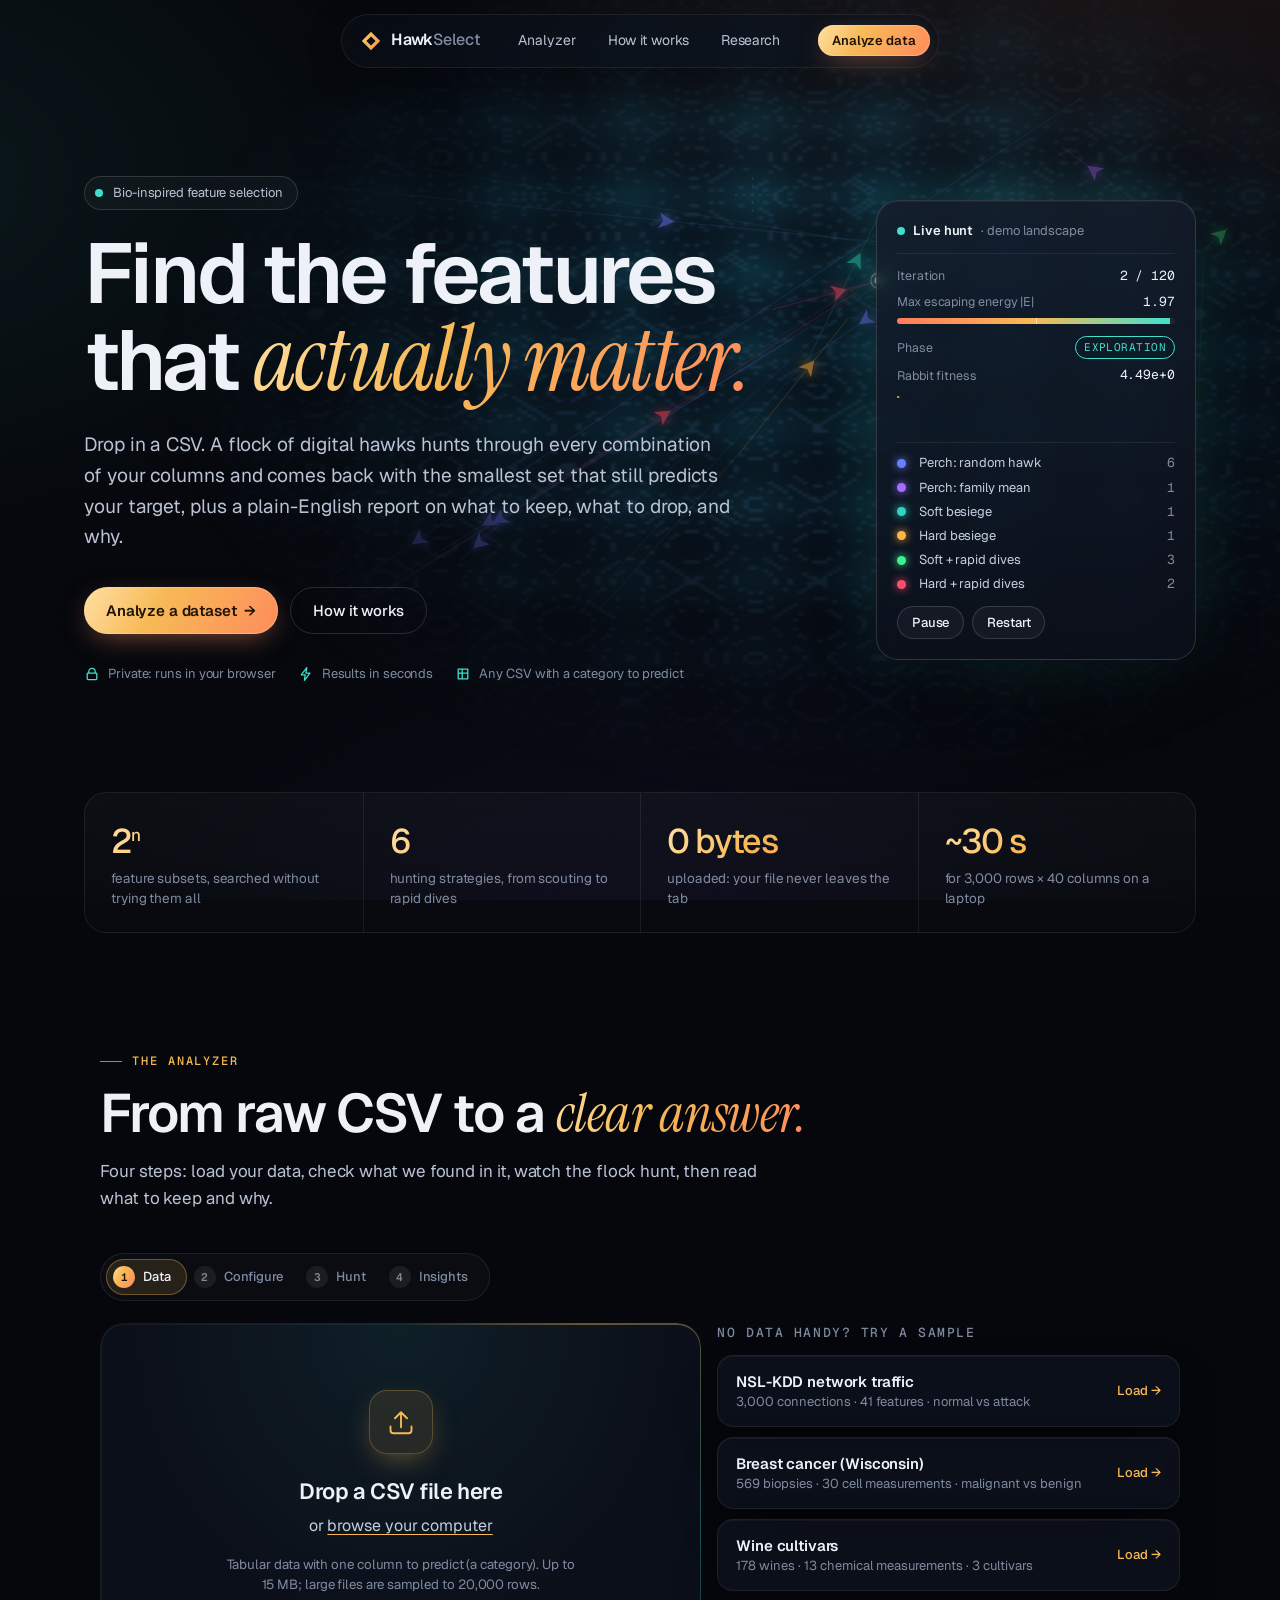
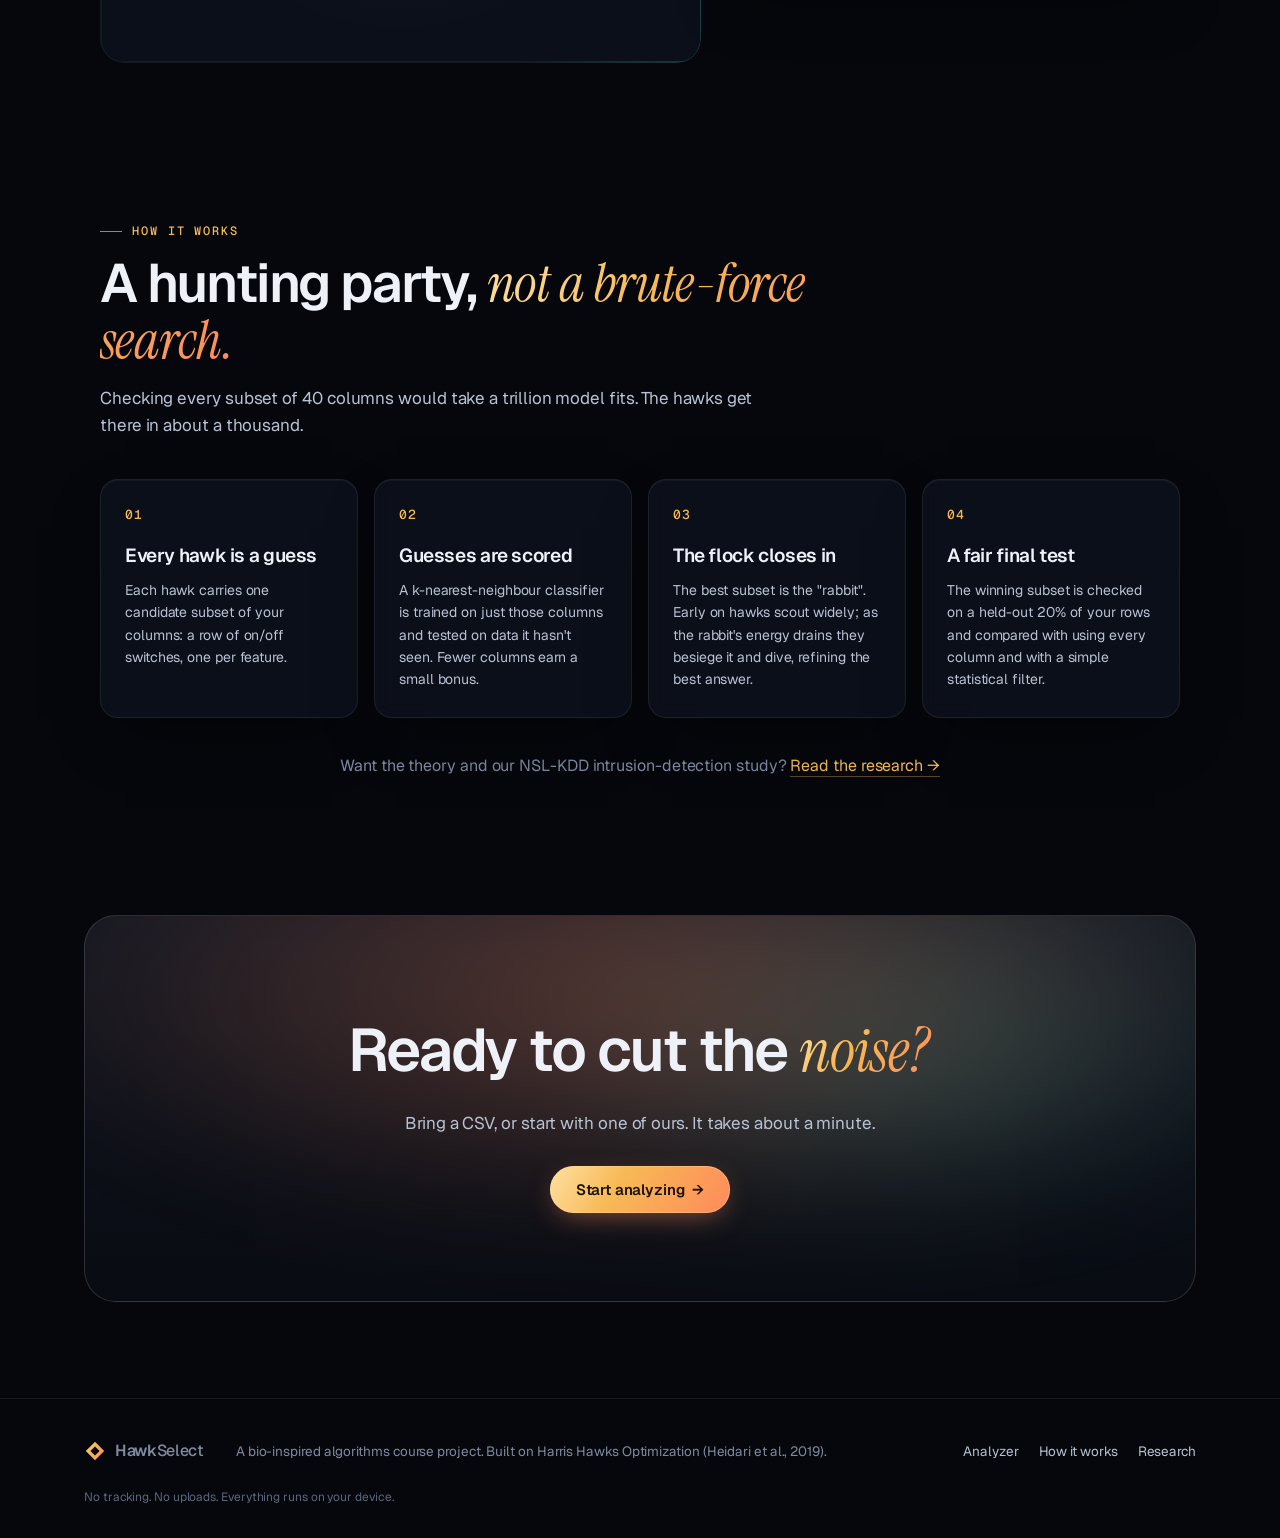
<file: site/index.html>
<!doctype html>
<html lang="en">
<head>
  <meta charset="utf-8">
  <meta name="viewport" content="width=device-width, initial-scale=1">
  <title>HawkSelect</title>
  <meta name="description" content="Upload a tabular dataset and let Harris Hawks Optimization find the features that matter. Runs entirely in your browser.">
  <link rel="preconnect" href="https://fonts.googleapis.com">
  <link rel="preconnect" href="https://fonts.gstatic.com" crossorigin>
  <link href="https://fonts.googleapis.com/css2?family=Geist:wght@300;400;500;600;700&family=Geist+Mono:wght@400;500;600&family=Instrument+Serif:ital@0;1&display=swap" rel="stylesheet">
  <link rel="stylesheet" href="css/style.css">
  <link rel="stylesheet" href="css/app.css">
  <link rel="stylesheet" href="css/polish.css">
</head>
<body>
  <header class="nav">
    <div class="nav-inner">
      <a class="brand" href="#top"><span class="brand-mark" aria-hidden="true"></span>Hawk<span>Select</span></a>
      <nav>
        <a href="#analyze">Analyzer</a>
        <a href="#how">How it works</a>
        <a href="research.html">Research</a>
      </nav>
      <a class="btn primary small nav-cta" href="#analyze">Analyze data</a>
    </div>
  </header>

  <main id="top">
    <section class="hero hero-app" id="hero">
      <canvas aria-label="Animated Harris hawks hunting the best solution on a fitness landscape"></canvas>

      <div class="hero-copy">
        <p class="pill-label"><span class="pulse-dot"></span>Bio-inspired feature selection</p>
        <h1>Find the features<br>that <em class="serif">actually matter.</em></h1>
        <p class="lede">
          Drop in a CSV. A flock of digital hawks hunts through every combination of your columns
          and comes back with the smallest set that still predicts your target, plus a plain-English
          report on what to keep, what to drop, and why.
        </p>
        <div class="cta">
          <a class="btn primary" href="#analyze">Analyze a dataset <span class="arrow" aria-hidden="true">→</span></a>
          <a class="btn ghost" href="#how">How it works</a>
        </div>
        <ul class="trust-row">
          <li><svg viewBox="0 0 20 20" aria-hidden="true"><path d="M6 9V7a4 4 0 1 1 8 0v2m-9 0h10a1 1 0 0 1 1 1v6a1 1 0 0 1-1 1H5a1 1 0 0 1-1-1v-6a1 1 0 0 1 1-1Z"/></svg>Private: runs in your browser</li>
          <li><svg viewBox="0 0 20 20" aria-hidden="true"><path d="M11 2 4 11h5l-1 7 7-9h-5l1-7Z"/></svg>Results in seconds</li>
          <li><svg viewBox="0 0 20 20" aria-hidden="true"><path d="M4 4h12v12H4zM4 9h12M9 4v12"/></svg>Any CSV with a category to predict</li>
        </ul>
      </div>

      <aside class="hud" aria-live="off">
        <div class="hud-title"><span class="pulse-dot"></span>Live hunt <span class="muted">· demo landscape</span></div>
        <div class="hud-row"><span class="label">Iteration</span><span class="mono" data-hud="iter">0 / 0</span></div>
        <div class="hud-row"><span class="label">Max escaping energy |E|</span><span class="mono" data-hud="energy">2.00</span></div>
        <div class="energy"><div class="energy-fill" data-hud="energy-bar"></div><div class="energy-tick" title="|E| = 1"></div></div>
        <div class="hud-row"><span class="label">Phase</span><span class="phase" data-hud="phase" data-phase="explore">Exploration</span></div>
        <div class="hud-row"><span class="label">Rabbit fitness</span><span class="mono" data-hud="best">–</span></div>
        <canvas class="spark" data-hud="spark"></canvas>
        <ul class="legend" data-hud="legend"></ul>
        <div class="hud-actions">
          <button class="btn small" data-act="pause">Pause</button>
          <button class="btn small" data-act="restart">Restart</button>
        </div>
      </aside>
    </section>

    <section class="stats-strip" aria-label="At a glance" data-reveal>
      <div><strong>2<sup>n</sup></strong><span>feature subsets, searched without trying them all</span></div>
      <div><strong>6</strong><span>hunting strategies, from scouting to rapid dives</span></div>
      <div><strong>0&nbsp;bytes</strong><span>uploaded: your file never leaves the tab</span></div>
      <div><strong>~30&nbsp;s</strong><span>for 3,000 rows × 40 columns on a laptop</span></div>
    </section>

    <section class="section app" id="analyze">
      <header class="section-head" data-reveal>
        <p class="kicker">The analyzer</p>
        <h2>From raw CSV to a <em class="serif">clear answer.</em></h2>
        <p class="section-lede">Four steps: load your data, check what we found in it, watch the flock hunt, then read what to keep and why.</p>
      </header>
      <div class="app-head">
        <h2 class="sr-only">Analyzer</h2>
        <ol class="stepper" aria-label="Progress">
          <li data-step-tab="1" class="current"><span>1</span>Data</li>
          <li data-step-tab="2"><span>2</span>Configure</li>
          <li data-step-tab="3"><span>3</span>Hunt</li>
          <li data-step-tab="4"><span>4</span>Insights</li>
        </ol>
      </div>

      <!-- STEP 1: data -->
      <div class="step" data-step="1">
        <div class="load-grid">
          <label class="dropzone" data-el="drop" tabindex="0">
            <input type="file" accept=".csv,.tsv,.txt,text/csv" data-el="file" hidden>
            <svg viewBox="0 0 48 48" aria-hidden="true"><path d="M24 31V11m0 0-8 8m8-8 8 8M10 30v5a4 4 0 0 0 4 4h20a4 4 0 0 0 4-4v-5" fill="none" stroke="currentColor" stroke-width="2.5" stroke-linecap="round" stroke-linejoin="round"/></svg>
            <strong>Drop a CSV file here</strong>
            <span>or <u>browse your computer</u></span>
            <small>Tabular data with one column to predict (a category). Up to 15 MB; large files are sampled to 20,000 rows.</small>
          </label>
          <div class="samples">
            <h3>No data handy? Try a sample</h3>
            <div class="sample-list" data-el="samples"></div>
          </div>
        </div>
        <p class="error" data-el="load-error" hidden></p>
      </div>

      <!-- STEP 2: configure -->
      <div class="step" data-step="2" hidden>
        <div class="file-bar">
          <div><span class="label">Dataset</span><strong data-el="file-name"></strong></div>
          <button class="btn small" data-act="change-file">Change file</button>
        </div>
        <div class="kpis" data-el="kpis"></div>

        <div class="config-grid">
          <div class="panel">
            <div class="panel-head"><h3>What should we predict?</h3><span class="hint">the target column</span></div>
            <select class="input" data-el="target"></select>
            <p class="hint target-hint" data-el="target-hint"></p>
            <p class="error" data-el="target-error" hidden></p>
            <div class="class-bars" data-el="classes"></div>
          </div>

          <div class="panel settings">
            <div class="panel-head"><h3>Hunt settings</h3><button class="link-btn" data-act="defaults">Reset</button></div>
            <label class="setting">
              <span>Flock size <output data-o="hawks"></output></span>
              <input type="range" name="hawks" min="6" max="40" step="1" value="16">
              <small>More hawks explore more combinations per round.</small>
            </label>
            <label class="setting">
              <span>Hunting rounds <output data-o="iterations"></output></span>
              <input type="range" name="iterations" min="10" max="150" step="5" value="50">
              <small>More rounds give the flock time to close in.</small>
            </label>
            <label class="setting">
              <span>Priority <output data-o="alpha"></output></span>
              <input type="range" name="alpha" min="0.9" max="0.999" step="0.001" value="0.99">
              <small class="ends"><span>fewer features</span><span>higher accuracy</span></small>
            </label>
            <div class="setting-row">
              <label class="setting">
                <span>Bit rule</span>
                <select class="input" name="transfer">
                  <option value="s">S-shaped (explores more)</option>
                  <option value="v">V-shaped (settles faster)</option>
                </select>
              </label>
              <label class="setting">
                <span>Neighbours (KNN k)</span>
                <select class="input" name="k"><option>3</option><option selected>5</option><option>7</option><option>9</option></select>
              </label>
              <label class="setting">
                <span>Seed</span>
                <input class="input" type="number" name="seed" value="7" min="0" step="1">
              </label>
            </div>
          </div>
        </div>

        <div class="panel">
          <div class="panel-head"><h3>Columns</h3><span class="hint" data-el="col-summary"></span></div>
          <div class="col-table-wrap"><table class="col-table" data-el="columns"></table></div>
        </div>

        <div class="run-bar">
          <p class="hint" data-el="estimate"></p>
          <button class="btn primary big" data-act="run">Release the hawks</button>
        </div>
      </div>

      <!-- STEP 3: hunt -->
      <div class="step" data-step="3" hidden>
        <div class="hunt-top">
          <div class="phases" data-el="phases">
            <span data-phase="baseline">Measuring baselines</span>
            <span data-phase="hho">Hunting</span>
            <span data-phase="final">Testing on held-out data</span>
          </div>
          <div class="hunt-actions">
            <button class="btn small" data-act="skip">Skip to results</button>
            <button class="btn small" data-act="cancel">Cancel</button>
          </div>
        </div>
        <div class="progress"><i data-el="progress"></i></div>

        <div class="hunt-grid">
          <div class="panel">
            <div class="panel-head"><h3>The flock</h3><span class="hint">each row is a hawk, each column a feature · lit = feature in use · top row = best so far</span></div>
            <div class="chart-host"><canvas class="flock" data-el="flock"></canvas></div>
          </div>
          <aside class="panel hunt-side">
            <div class="stat"><span class="label">Round</span><strong class="mono" data-el="h-iter">–</strong></div>
            <div class="stat"><span class="label">Best validation accuracy</span><strong class="mono" data-el="h-acc">–</strong></div>
            <div class="stat"><span class="label">Features in best</span><strong class="mono" data-el="h-nsel">–</strong></div>
            <div class="stat"><span class="label">Models evaluated</span><strong class="mono" data-el="h-evals">–</strong></div>
            <div class="stat"><span class="label">Escaping energy</span><span class="energy mini"><span class="energy-fill" data-el="h-energy"></span></span></div>
            <canvas class="mini-chart" data-el="h-curve" aria-label="Best fitness so far"></canvas>
            <ul class="legend" data-el="h-legend"></ul>
          </aside>
        </div>
        <div class="panel">
          <div class="panel-head"><h3>Current best subset</h3><span class="hint" data-el="h-baseline"></span></div>
          <div class="chips" data-el="h-chips"></div>
        </div>
      </div>

      <!-- STEP 4: insights -->
      <div class="step" data-step="4" hidden>
        <div class="report" data-el="report"></div>
        <div class="run-bar">
          <button class="btn" data-act="new">Analyze another dataset</button>
          <button class="btn primary" data-act="retune">Tune &amp; run again</button>
        </div>
      </div>
    </section>

    <section class="section how" id="how">
      <header class="section-head" data-reveal>
        <p class="kicker">How it works</p>
        <h2>A hunting party, <em class="serif">not a brute-force search.</em></h2>
        <p class="section-lede">Checking every subset of 40 columns would take a trillion model fits. The hawks get there in about a thousand.</p>
      </header>
      <div class="how-grid">
        <div class="how-card" data-reveal><span class="how-num">01</span><h3>Every hawk is a guess</h3>
          <p>Each hawk carries one candidate subset of your columns: a row of on/off switches, one per feature.</p></div>
        <div class="how-card" data-reveal><span class="how-num">02</span><h3>Guesses are scored</h3>
          <p>A k-nearest-neighbour classifier is trained on just those columns and tested on data it hasn't seen. Fewer columns earn a small bonus.</p></div>
        <div class="how-card" data-reveal><span class="how-num">03</span><h3>The flock closes in</h3>
          <p>The best subset is the "rabbit". Early on hawks scout widely; as the rabbit's energy drains they besiege it and dive, refining the best answer.</p></div>
        <div class="how-card" data-reveal><span class="how-num">04</span><h3>A fair final test</h3>
          <p>The winning subset is checked on a held-out 20% of your rows and compared with using every column and with a simple statistical filter.</p></div>
      </div>
      <p class="more">Want the theory and our NSL-KDD intrusion-detection study? <a class="link" href="research.html">Read the research →</a></p>
    </section>

    <section class="cta-band" data-reveal>
      <div class="cta-glow" aria-hidden="true"></div>
      <h2>Ready to cut the <em class="serif">noise?</em></h2>
      <p>Bring a CSV, or start with one of ours. It takes about a minute.</p>
      <a class="btn primary" href="#analyze">Start analyzing <span class="arrow" aria-hidden="true">→</span></a>
    </section>
  </main>

  <footer class="footer">
    <div class="footer-inner">
      <a class="brand" href="#top"><span class="brand-mark" aria-hidden="true"></span>Hawk<span>Select</span></a>
      <p>A bio-inspired algorithms course project. Built on Harris Hawks Optimization (Heidari et&nbsp;al., 2019).</p>
      <nav><a href="#analyze">Analyzer</a><a href="#how">How it works</a><a href="research.html">Research</a></nav>
    </div>
    <p class="fine">No tracking. No uploads. Everything runs on your device.</p>
  </footer>

  <script type="module">
    import { initHero } from "./js/hero.js";
    import { initApp } from "./js/app/app.js";
    initHero(document.getElementById("hero"));
    import { initPolish } from "./js/polish.js";
    initApp(document.getElementById("analyze"));
    initPolish();
  </script>
</body>
</html>
</file>
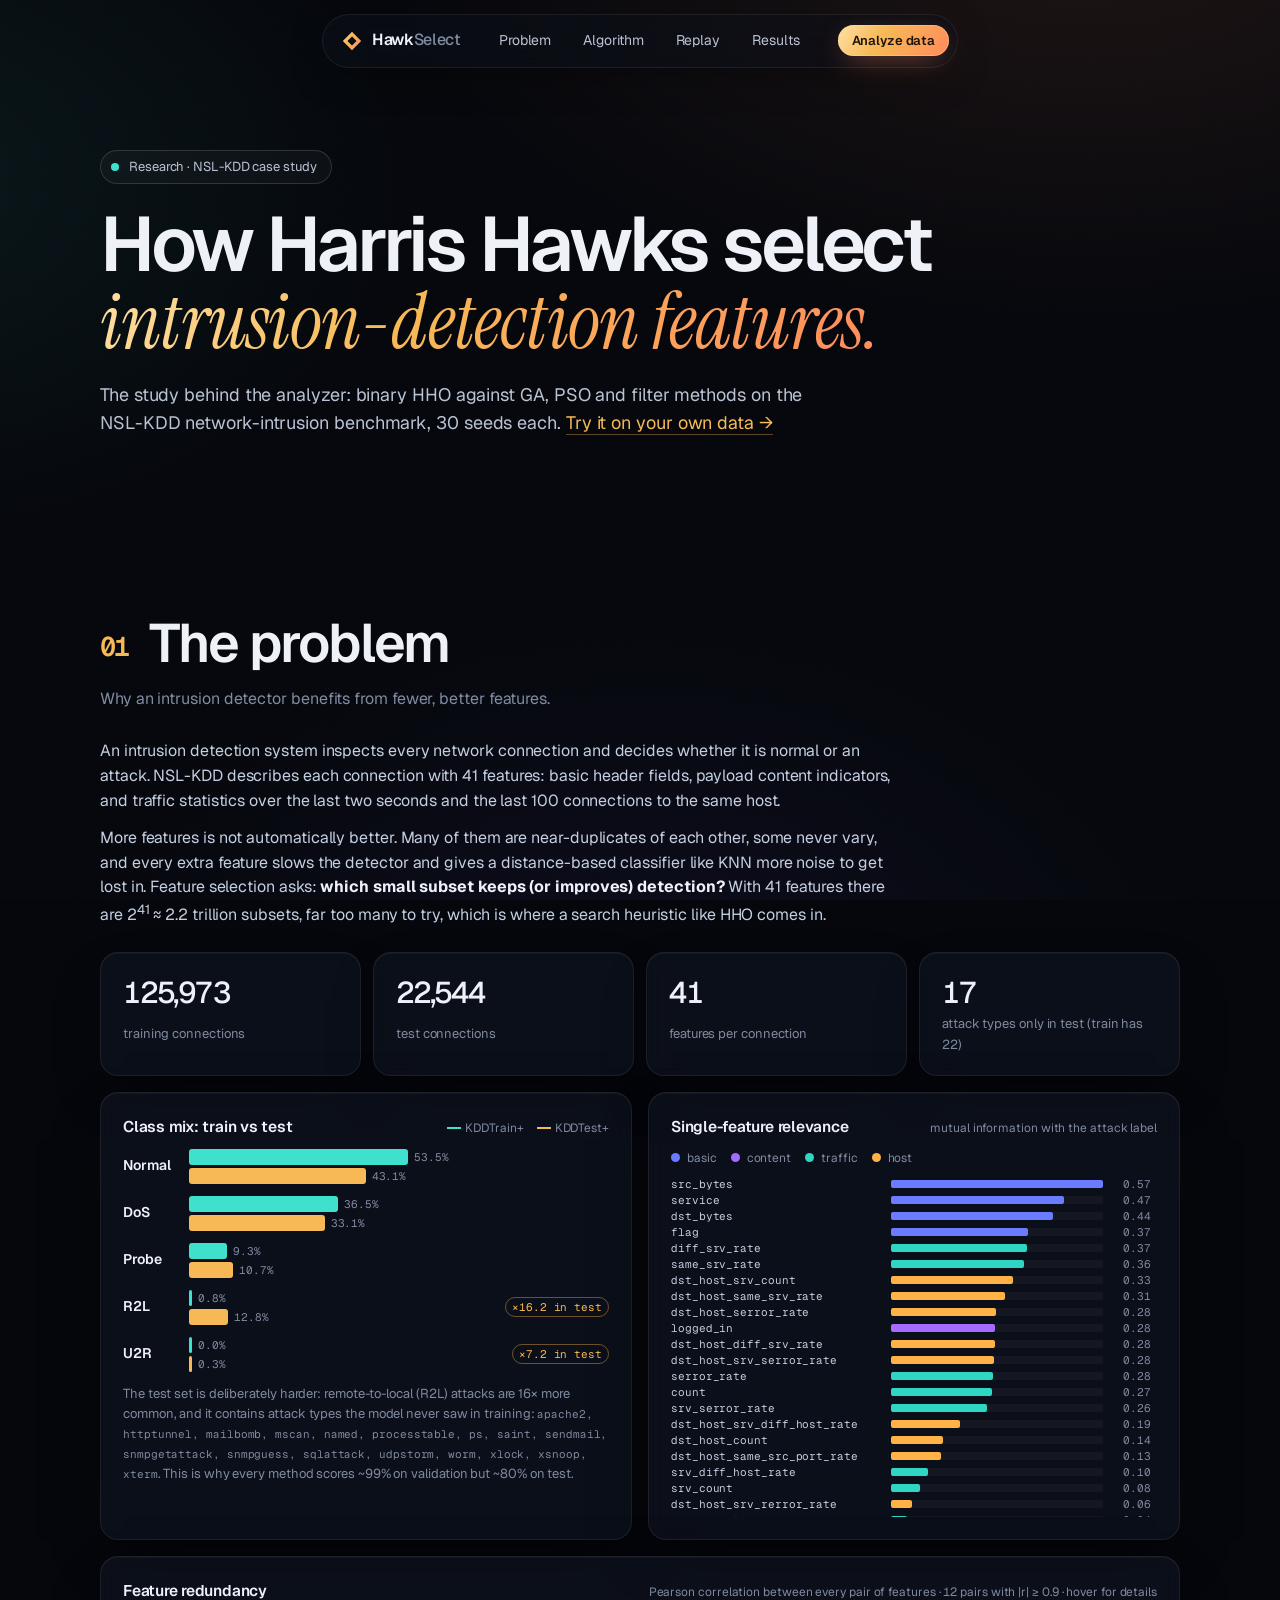
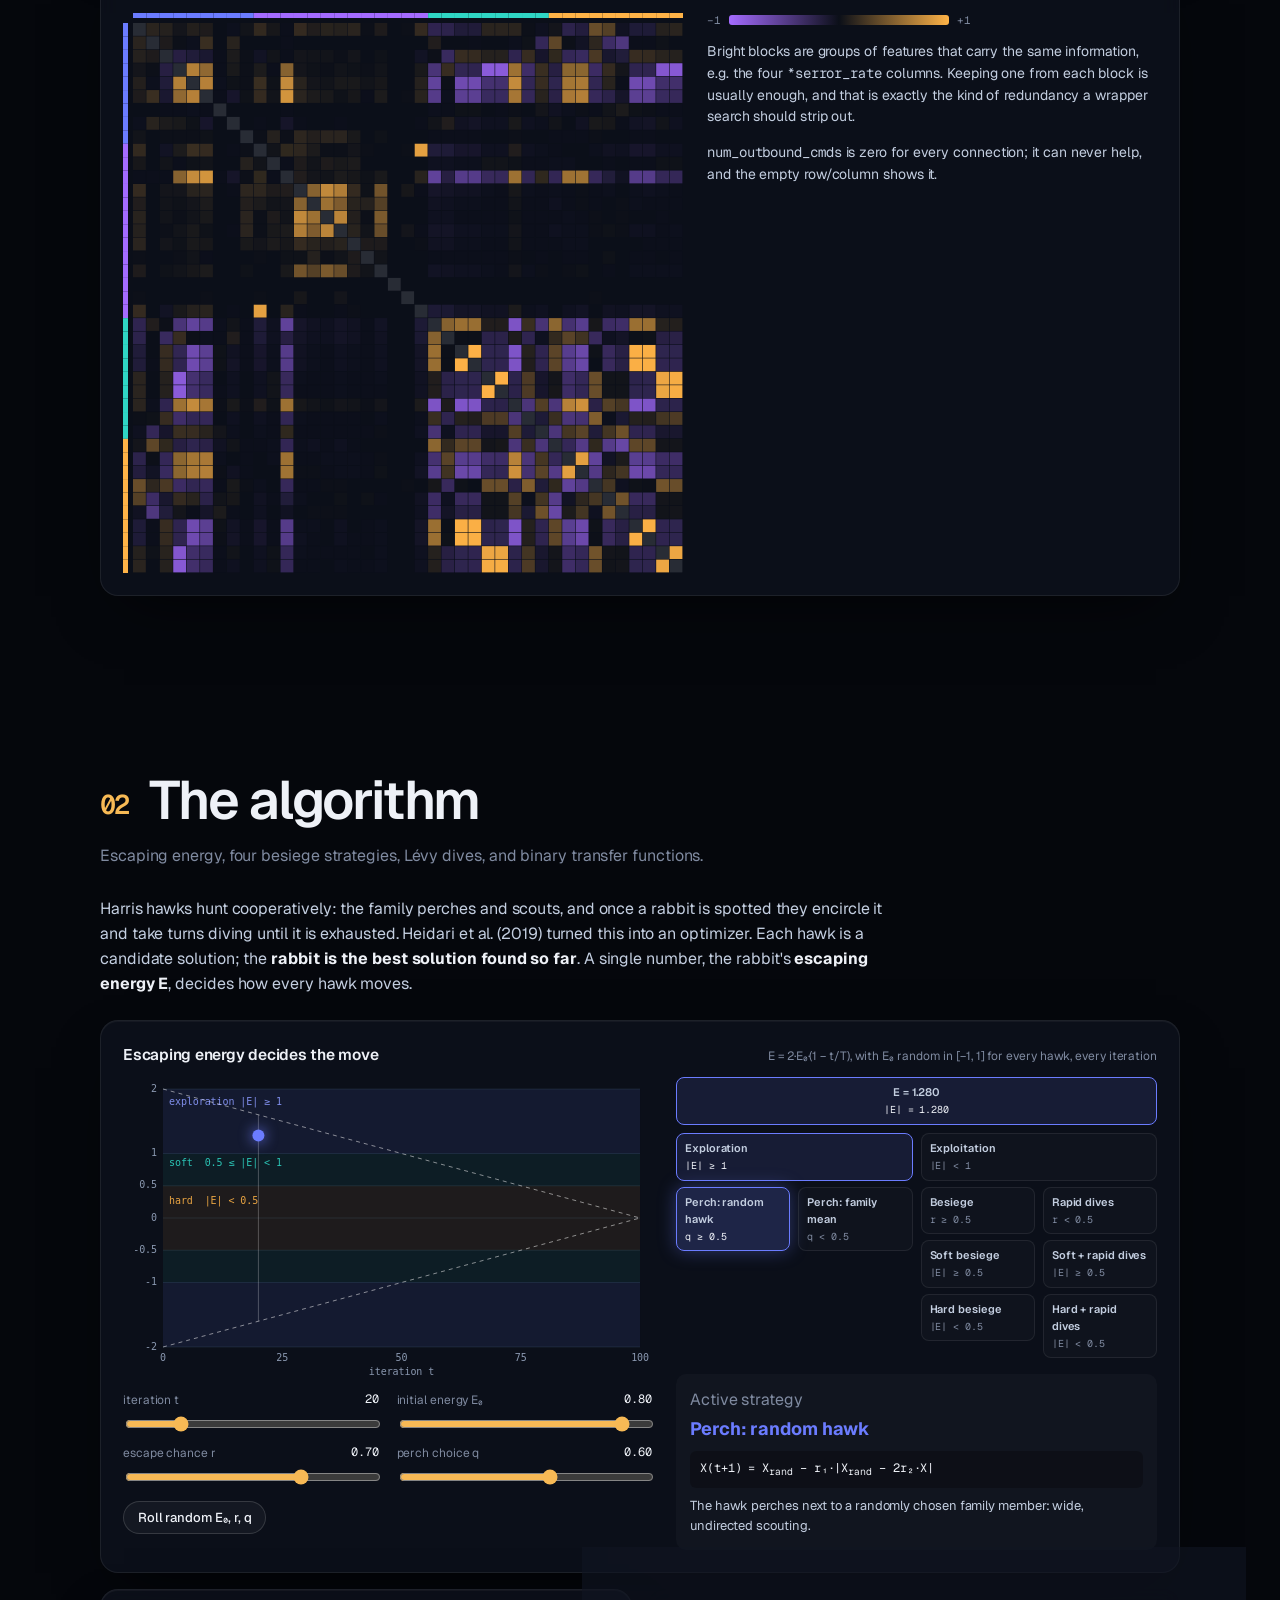
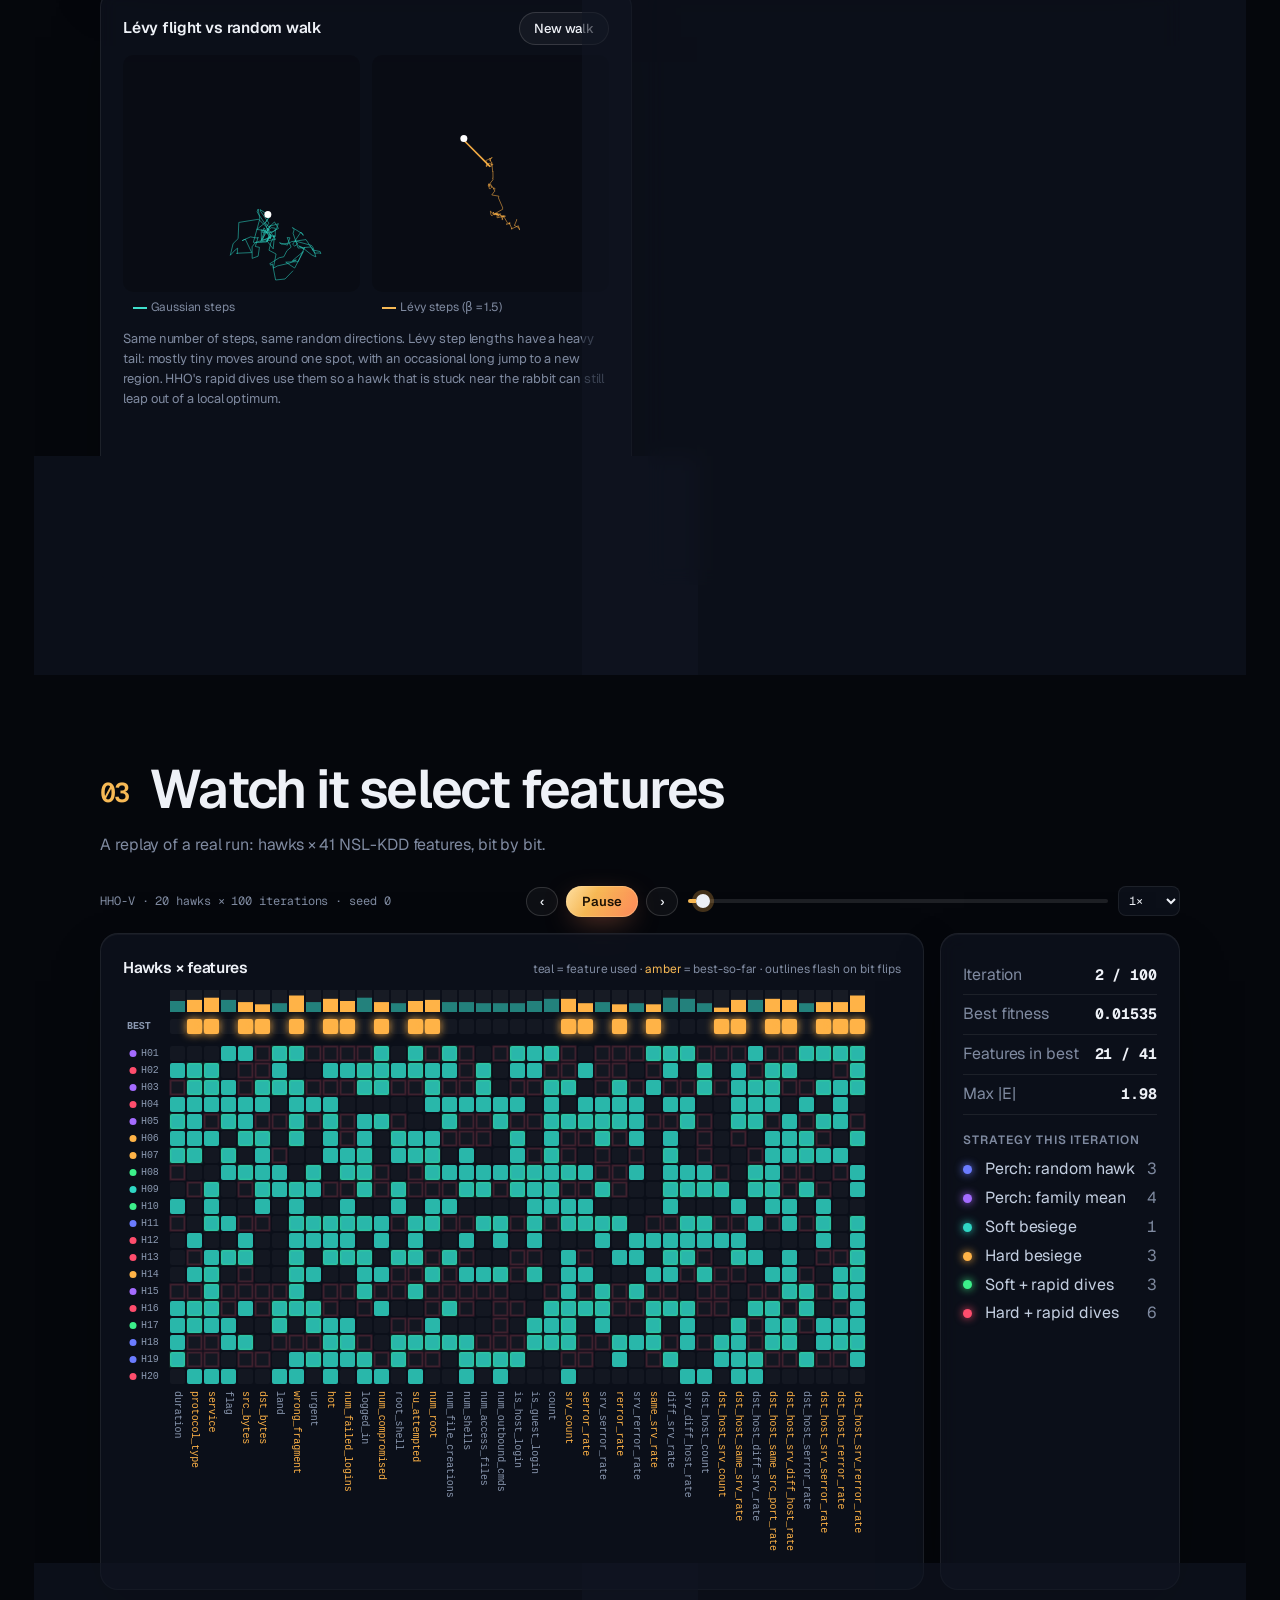
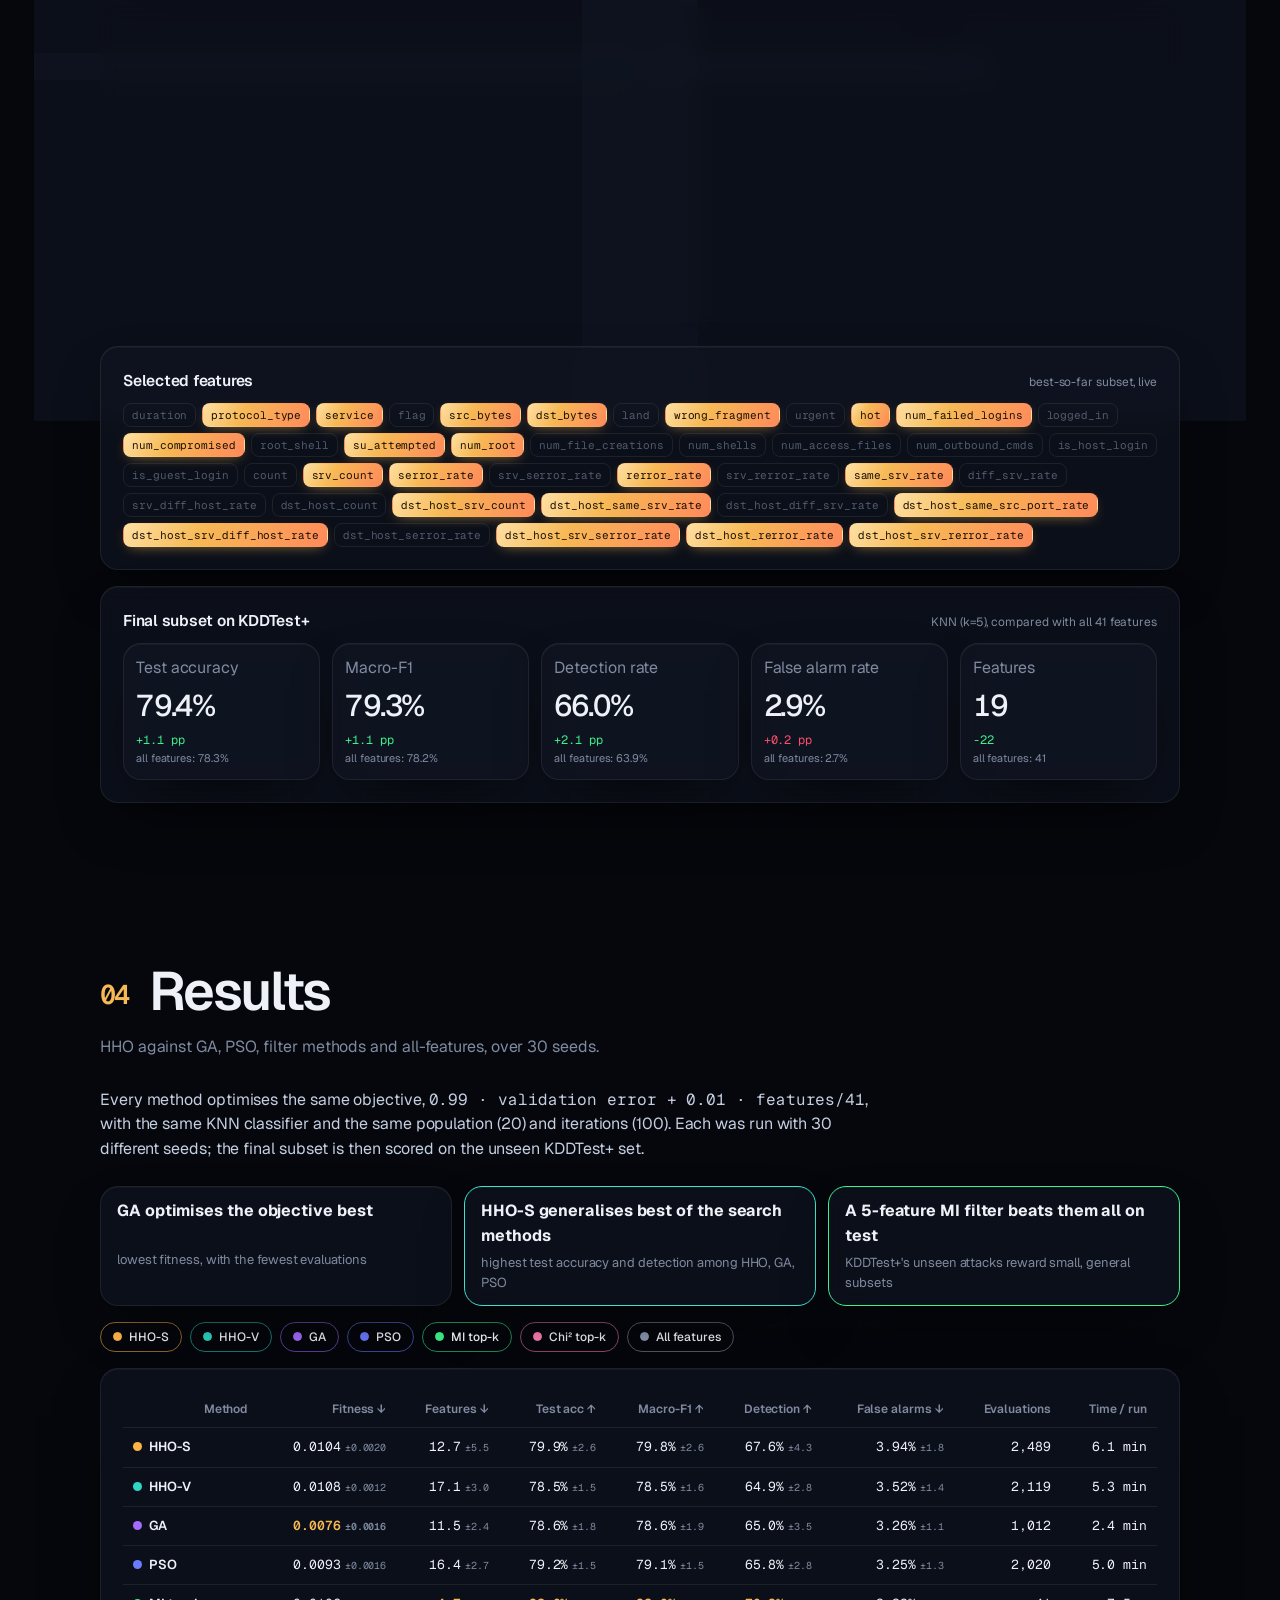
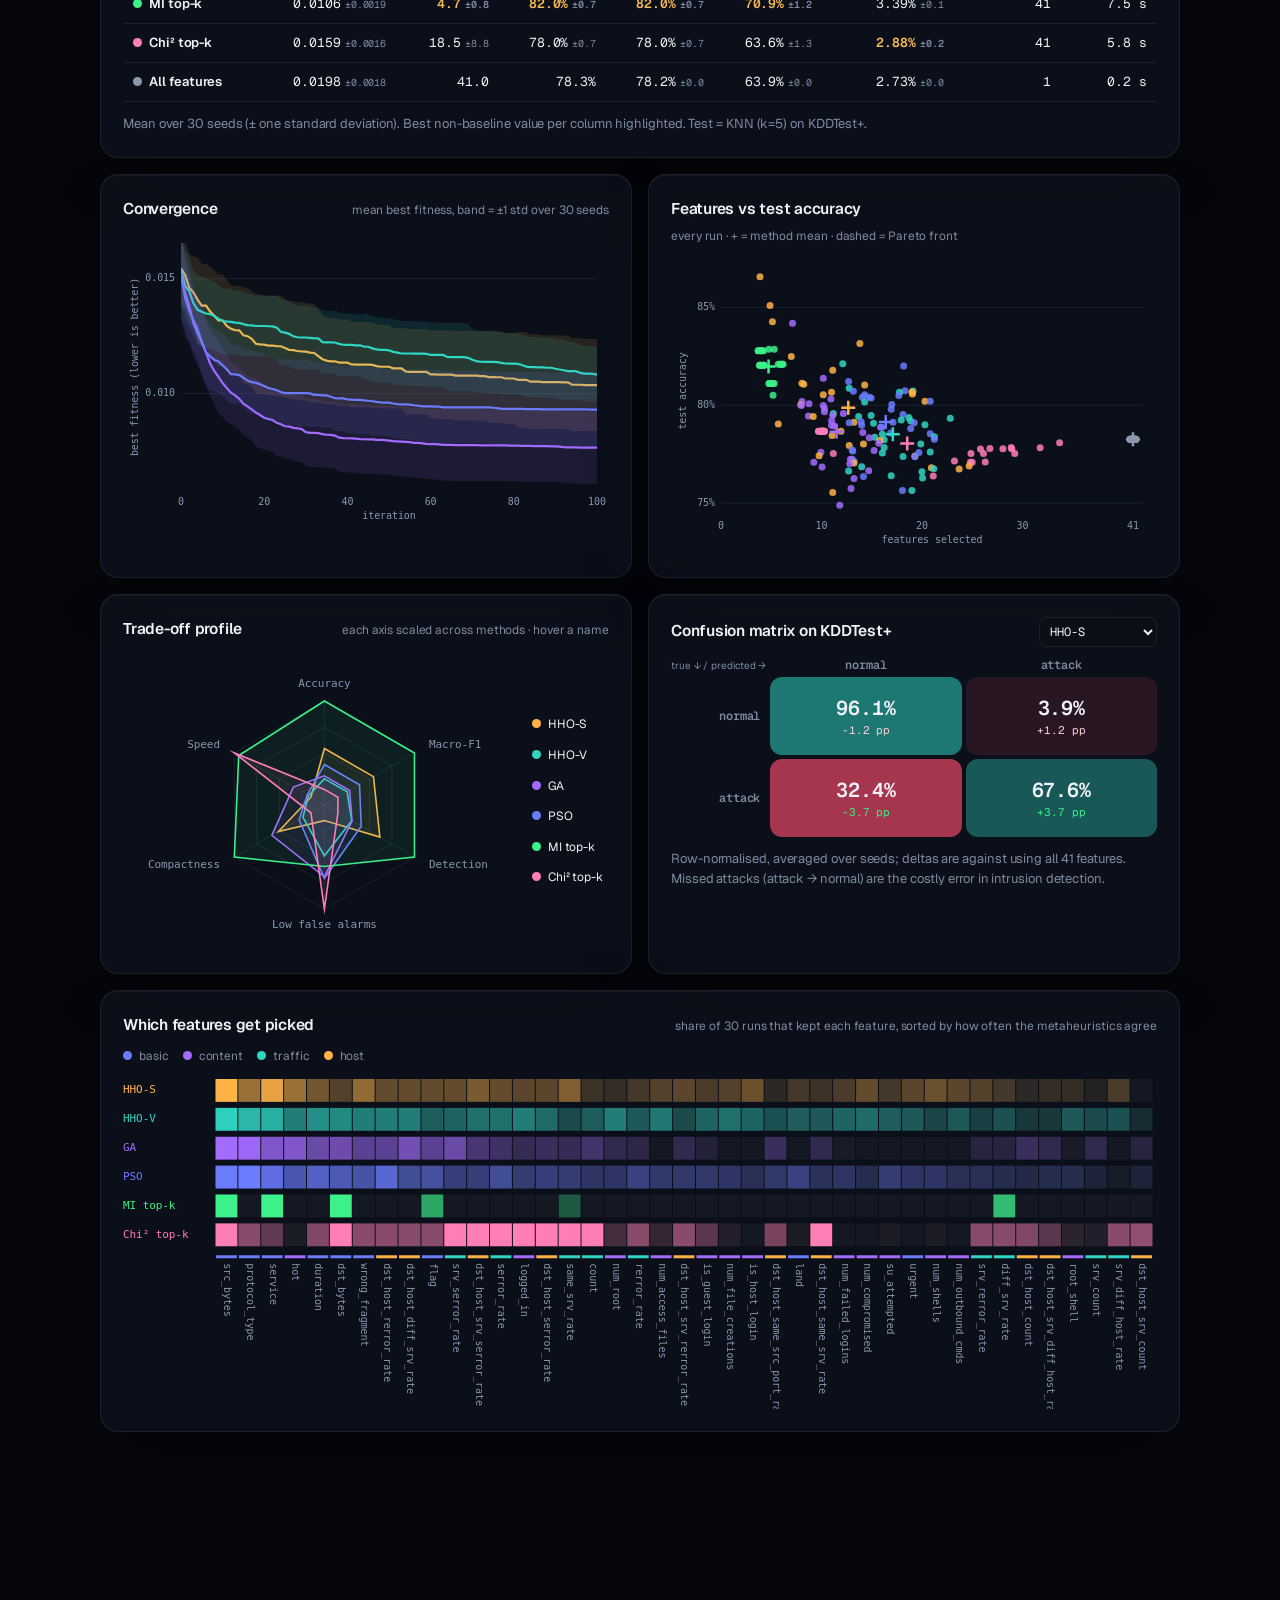
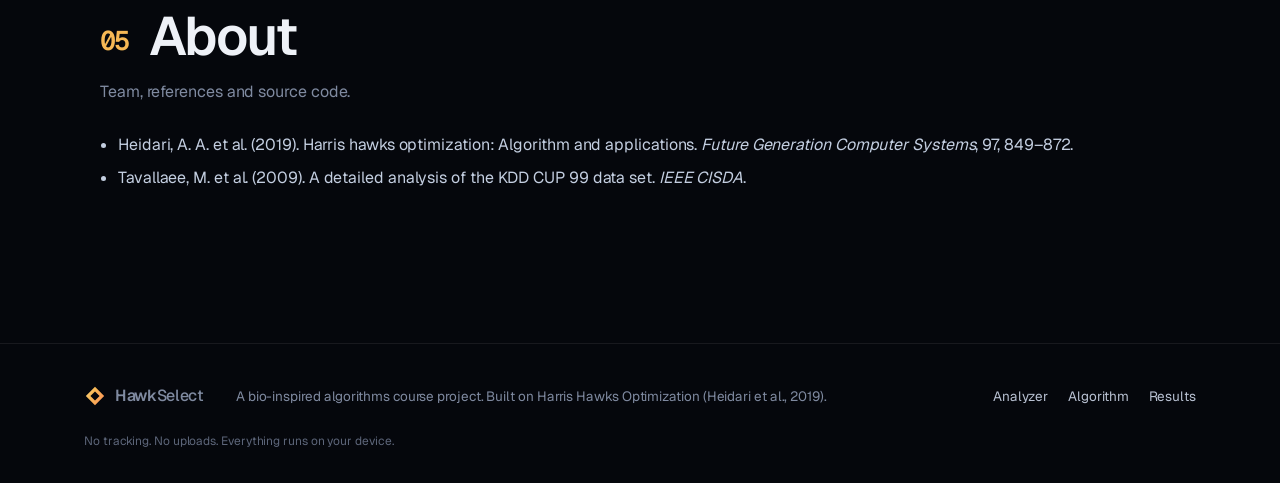
<file: site/research.html>
<!doctype html>
<html lang="en">
<head>
  <meta charset="utf-8">
  <meta name="viewport" content="width=device-width, initial-scale=1">
  <title>HHO Research Notes</title>
  <meta name="description" content="Harris Hawks Optimization for selecting network intrusion detection features on NSL-KDD.">
  <link rel="preconnect" href="https://fonts.googleapis.com">
  <link rel="preconnect" href="https://fonts.gstatic.com" crossorigin>
  <link href="https://fonts.googleapis.com/css2?family=Geist:wght@300;400;500;600;700&family=Geist+Mono:wght@400;500;600&family=Instrument+Serif:ital@0;1&display=swap" rel="stylesheet">
  <link rel="stylesheet" href="css/style.css">
  <link rel="stylesheet" href="css/app.css">
  <link rel="stylesheet" href="css/polish.css">
</head>
<body>
  <header class="nav">
    <div class="nav-inner">
      <a class="brand" href="index.html"><span class="brand-mark" aria-hidden="true"></span>Hawk<span>Select</span></a>
      <nav>
        <a href="#problem">Problem</a>
        <a href="#algorithm">Algorithm</a>
        <a href="#replay">Replay</a>
        <a href="#results">Results</a>
      </nav>
      <a class="btn primary small nav-cta" href="index.html#analyze">Analyze data</a>
    </div>
  </header>

  <main id="top">
    <section class="section page-intro">
      <p class="pill-label"><span class="pulse-dot"></span>Research · NSL-KDD case study</p>
      <h1 class="page-title">How Harris Hawks select<br><em class="serif">intrusion-detection features.</em></h1>
      <p class="lede">The study behind the analyzer: binary HHO against GA, PSO and filter methods on the NSL-KDD
        network-intrusion benchmark, 30 seeds each. <a class="link" href="index.html#analyze">Try it on your own data →</a></p>
    </section>

    <section id="problem" class="section">
      <h2><span class="num">01</span> The problem</h2>
      <p class="section-lede">Why an intrusion detector benefits from fewer, better features.</p>
      <div class="prose">
        <p>An intrusion detection system inspects every network connection and decides whether it is normal or an attack.
        NSL-KDD describes each connection with 41 features: basic header fields, payload content indicators, and
        traffic statistics over the last two seconds and the last 100 connections to the same host.</p>
        <p>More features is not automatically better. Many of them are near-duplicates of each other, some never vary,
        and every extra feature slows the detector and gives a distance-based classifier like KNN more noise to get lost in.
        Feature selection asks: <strong>which small subset keeps (or improves) detection?</strong> With 41 features there are
        2<sup>41</sup> ≈ 2.2 trillion subsets, far too many to try, which is where a search heuristic like HHO comes in.</p>
      </div>

      <div class="kpis" data-p="stats"></div>

      <div class="two-col">
        <div class="panel">
          <div class="panel-head"><h3>Class mix: train vs test</h3>
            <span class="hint"><i class="sw" style="--c:var(--accent-2)"></i>KDDTrain+ <i class="sw" style="--c:var(--accent)"></i>KDDTest+</span></div>
          <div class="classes" data-p="classes"></div>
          <p class="note">The test set is deliberately harder: remote-to-local (R2L) attacks are 16× more common, and it contains
            attack types the model never saw in training: <span class="mono small" data-p="novel"></span>.
            This is why every method scores ~99% on validation but ~80% on test.</p>
        </div>
        <div class="panel">
          <div class="panel-head"><h3>Single-feature relevance</h3><span class="hint">mutual information with the attack label</span></div>
          <div class="group-legend">
            <span><i class="sw-dot" style="--c:#6b7cff"></i>basic</span><span><i class="sw-dot" style="--c:#a46bff"></i>content</span>
            <span><i class="sw-dot" style="--c:#2fd6c4"></i>traffic</span><span><i class="sw-dot" style="--c:#ffb347"></i>host</span>
          </div>
          <div class="mi-list" data-p="mi"></div>
        </div>
      </div>

      <div class="panel heat-panel">
        <div class="panel-head"><h3>Feature redundancy</h3>
          <span class="hint">Pearson correlation between every pair of features · <span class="mono" data-p="strong">–</span> pairs with |r| ≥ 0.9 · hover for details</span></div>
        <div class="heat-layout">
          <div class="heat" data-p="heat"><canvas aria-label="41 by 41 feature correlation heatmap"></canvas></div>
          <div class="heat-notes">
            <div class="ramp"><span>−1</span><i></i><span>+1</span></div>
            <p>Bright blocks are groups of features that carry the same information, e.g. the four <span class="mono">*serror_rate</span>
              columns. Keeping one from each block is usually enough, and that is exactly the kind of redundancy
              a wrapper search should strip out.</p>
            <p><span class="mono">num_outbound_cmds</span> is zero for every connection; it can never help, and the empty row/column shows it.</p>
          </div>
        </div>
      </div>
    </section>

    <section id="algorithm" class="section">
      <h2><span class="num">02</span> The algorithm</h2>
      <p class="section-lede">Escaping energy, four besiege strategies, Lévy dives, and binary transfer functions.</p>
      <div class="prose">
        <p>Harris hawks hunt cooperatively: the family perches and scouts, and once a rabbit is spotted they encircle it and
        take turns diving until it is exhausted. Heidari et al. (2019) turned this into an optimizer. Each hawk is a candidate
        solution; the <strong>rabbit is the best solution found so far</strong>. A single number, the rabbit's
        <strong>escaping energy E</strong>, decides how every hawk moves.</p>
      </div>

      <div class="panel explainer" data-x="energy">
        <div class="panel-head"><h3>Escaping energy decides the move</h3>
          <span class="hint">E = 2·E₀·(1 − t/T), with E₀ random in [−1, 1] for every hawk, every iteration</span></div>
        <div class="energy-layout">
          <div>
            <canvas class="chart tall" aria-label="Escaping energy over iterations"></canvas>
            <div class="sliders">
              <label>iteration t <output data-o="t"></output><input type="range" name="t" min="0" max="100" value="20"></label>
              <label>initial energy E₀ <output data-o="e0"></output><input type="range" name="e0" min="-1" max="1" step="0.01" value="0.8"></label>
              <label>escape chance r <output data-o="r"></output><input type="range" name="r" min="0" max="1" step="0.01" value="0.7"></label>
              <label>perch choice q <output data-o="q"></output><input type="range" name="q" min="0" max="1" step="0.01" value="0.6"></label>
            </div>
            <button class="btn small" data-act="random">Roll random E₀, r, q</button>
          </div>
          <div>
            <div class="tree" role="img" aria-label="Decision tree from escaping energy to one of six strategies">
              <div class="node root" data-node="root"><b>E = <output data-o="E"></output></b><span>|E| = <output data-o="absE"></output></span></div>
              <div class="branches two">
                <div class="branch">
                  <div class="node" data-node="explore"><b>Exploration</b><span>|E| ≥ 1</span></div>
                  <div class="branches two">
                    <div class="node leaf" data-node="s0" style="--c:#6b7cff"><b>Perch: random hawk</b><span>q ≥ 0.5</span></div>
                    <div class="node leaf" data-node="s1" style="--c:#a46bff"><b>Perch: family mean</b><span>q &lt; 0.5</span></div>
                  </div>
                </div>
                <div class="branch">
                  <div class="node" data-node="exploit"><b>Exploitation</b><span>|E| &lt; 1</span></div>
                  <div class="branches two">
                    <div class="branch">
                      <div class="node" data-node="besiege"><b>Besiege</b><span>r ≥ 0.5</span></div>
                      <div class="node leaf" data-node="s2" style="--c:#2fd6c4"><b>Soft besiege</b><span>|E| ≥ 0.5</span></div>
                      <div class="node leaf" data-node="s3" style="--c:#ffb347"><b>Hard besiege</b><span>|E| &lt; 0.5</span></div>
                    </div>
                    <div class="branch">
                      <div class="node" data-node="dive"><b>Rapid dives</b><span>r &lt; 0.5</span></div>
                      <div class="node leaf" data-node="s4" style="--c:#3cf08a"><b>Soft + rapid dives</b><span>|E| ≥ 0.5</span></div>
                      <div class="node leaf" data-node="s5" style="--c:#ff4d6d"><b>Hard + rapid dives</b><span>|E| &lt; 0.5</span></div>
                    </div>
                  </div>
                </div>
              </div>
            </div>
            <div class="active-strategy">
              <span class="label">Active strategy</span>
              <strong data-o="name"></strong>
              <p class="formula mono" data-o="formula"></p>
              <p data-o="plain"></p>
            </div>
          </div>
        </div>
      </div>

      <div class="two-col">
        <div class="panel explainer" data-x="levy">
          <div class="panel-head"><h3>Lévy flight vs random walk</h3><button class="btn small" data-act="levy">New walk</button></div>
          <div class="walks">
            <figure><canvas aria-label="Gaussian random walk"></canvas><figcaption><i class="sw" style="--c:var(--accent-2)"></i>Gaussian steps</figcaption></figure>
            <figure><canvas aria-label="Levy flight"></canvas><figcaption><i class="sw" style="--c:var(--accent)"></i>Lévy steps (β = 1.5)</figcaption></figure>
          </div>
          <p class="note">Same number of steps, same random directions. Lévy step lengths have a heavy tail: mostly tiny moves
            around one spot, with an occasional long jump to a new region. HHO's rapid dives use them so a hawk that is
            stuck near the rabbit can still leap out of a local optimum.</p>
        </div>

        <div class="panel explainer" data-x="transfer">
          <div class="panel-head"><h3>From positions to feature bits</h3>
            <span class="hint"><i class="sw" style="--c:var(--accent-2)"></i>S(x) = 1/(1+e<sup>−x</sup>) <i class="sw" style="--c:var(--accent)"></i>V(x) = |tanh x|</span></div>
          <canvas class="chart" aria-label="S-shaped and V-shaped transfer functions"></canvas>
          <div class="sliders one">
            <label>continuous value x <output data-o="x"></output><input type="range" name="x" min="-6" max="6" step="0.05" value="1.2"></label>
          </div>
          <div class="bitrows">
            <div><span class="label">S-shaped: P(bit = 1) = <output data-o="S"></output> → <output data-o="onS"></output>/41 on</span><div class="bits" data-o="bitsS"></div></div>
            <div><span class="label">V-shaped: P(flip) = <output data-o="V"></output> → <output data-o="flips"></output> flips</span><div class="bits" data-o="bitsV"></div></div>
          </div>
          <button class="btn small" data-act="resample">Resample bits</button>
          <p class="note">HHO moves hawks through continuous space, but a feature is either in or out. The S-shaped function treats
            a position as the probability of a 1; the V-shaped one, applied to the step size, flips bits only when a hawk actually moves,
            so the search can settle as the besiege tightens. Outlined bits are flips.</p>
        </div>
      </div>
    </section>

    <section id="replay" class="section">
      <h2><span class="num">03</span> Watch it select features</h2>
      <p class="section-lede">A replay of a real run: hawks × 41 NSL-KDD features, bit by bit.</p>
      <div class="replay" id="replay-viewer" tabindex="0" aria-label="Replay viewer. Space plays or pauses, arrow keys step.">
        <p class="replay-status" data-r="status">Loading run…</p>

        <div class="replay-bar">
          <span class="replay-title mono" data-r="title"></span>
          <div class="replay-controls">
            <button class="btn small icon" data-r="prev" aria-label="Previous iteration">‹</button>
            <button class="btn small primary" data-r="play" aria-pressed="false">Play</button>
            <button class="btn small icon" data-r="next" aria-label="Next iteration">›</button>
            <input class="scrub" type="range" min="0" value="0" step="1" data-r="slider" aria-label="Iteration">
            <select class="speed" data-r="speed" aria-label="Playback speed">
              <option value="0.5">0.5×</option><option value="1" selected>1×</option>
              <option value="2">2×</option><option value="4">4×</option>
            </select>
          </div>
        </div>

        <div class="replay-main">
          <div class="panel grid-panel">
            <div class="panel-head">
              <h3>Hawks × features</h3>
              <span class="hint">teal = feature used · <span class="accent">amber</span> = best-so-far · outlines flash on bit flips</span>
            </div>
            <div class="grid-wrap">
              <canvas data-r="grid"></canvas>
              <div class="tip" data-r="tip" hidden></div>
            </div>
          </div>

          <aside class="panel stats-panel">
            <div class="stat"><span class="label">Iteration</span><strong class="mono" data-r="iter">0</strong></div>
            <div class="stat"><span class="label">Best fitness</span><strong class="mono" data-r="best">–</strong></div>
            <div class="stat"><span class="label">Features in best</span><strong class="mono" data-r="nsel">–</strong></div>
            <div class="stat"><span class="label">Max |E|</span><strong class="mono" data-r="emax">2.00</strong></div>
            <h4>Strategy this iteration</h4>
            <ul class="legend" data-r="legend"></ul>
          </aside>
        </div>

        <div class="replay-charts">
          <div class="panel">
            <div class="panel-head">
              <h3>Convergence</h3>
              <span class="hint"><i class="sw" style="--c:var(--accent)"></i>best <i class="sw dash"></i>population mean <i class="sw" style="--c:var(--accent-2)"></i>features in best (right axis)</span>
            </div>
            <canvas class="chart" data-r="conv"></canvas>
          </div>
          <div class="panel">
            <div class="panel-head">
              <h3>Escaping energy E per hawk</h3>
              <span class="hint">dashed = ±2(1 − t/T) envelope · |E| ≥ 1 explores · |E| &lt; 0.5 hard besiege</span>
            </div>
            <canvas class="chart" data-r="energy"></canvas>
          </div>
        </div>

        <div class="panel">
          <div class="panel-head"><h3>Selected features</h3><span class="hint">best-so-far subset, live</span></div>
          <div class="chips" data-r="chips"></div>
        </div>

        <div class="panel">
          <div class="panel-head"><h3>Final subset on KDDTest+</h3><span class="hint">KNN (k=5), compared with all 41 features</span></div>
          <div class="metrics" data-r="metrics"></div>
        </div>
      </div>
    </section>

    <section id="results" class="section">
      <h2><span class="num">04</span> Results</h2>
      <p class="section-lede">HHO against GA, PSO, filter methods and all-features, over 30 seeds.</p>
      <div class="prose">
        <p>Every method optimises the same objective, <span class="mono">0.99 · validation error + 0.01 · features/41</span>,
        with the same KNN classifier and the same population (20) and iterations (100). Each was run with 30 different seeds;
        the final subset is then scored on the unseen KDDTest+ set.</p>
      </div>

      <div class="callouts">
        <div class="callout"><strong>GA optimises the objective best</strong><span>lowest fitness, with the fewest evaluations</span></div>
        <div class="callout"><strong>HHO-S generalises best of the search methods</strong><span>highest test accuracy and detection among HHO, GA, PSO</span></div>
        <div class="callout"><strong>A 5-feature MI filter beats them all on test</strong><span>KDDTest+'s unseen attacks reward small, general subsets</span></div>
      </div>

      <div class="toggles" data-res="toggles" aria-label="Show or hide methods"></div>

      <div class="panel table-panel" data-res="table"></div>

      <div class="two-col">
        <div class="panel">
          <div class="panel-head"><h3>Convergence</h3><span class="hint">mean best fitness, band = ±1 std over 30 seeds</span></div>
          <div class="chart-host" data-res="conv"><canvas class="chart tall"></canvas></div>
        </div>
        <div class="panel">
          <div class="panel-head"><h3>Features vs test accuracy</h3><span class="hint">every run · + = method mean · dashed = Pareto front</span></div>
          <div class="chart-host" data-res="pareto"><canvas class="chart tall"></canvas></div>
        </div>
      </div>

      <div class="two-col">
        <div class="panel">
          <div class="panel-head"><h3>Trade-off profile</h3><span class="hint">each axis scaled across methods · hover a name</span></div>
          <div class="chart-host radar-host" data-res="radar"><canvas class="chart tall"></canvas><ul class="radar-legend"></ul></div>
        </div>
        <div class="panel">
          <div data-res="cm">
            <div class="panel-head"><h3>Confusion matrix on KDDTest+</h3><select class="speed" aria-label="Method"></select></div>
            <div class="cm-grid"></div>
          </div>
          <p class="note">Row-normalised, averaged over seeds; deltas are against using all 41 features. Missed attacks
            (attack → normal) are the costly error in intrusion detection.</p>
        </div>
      </div>

      <div class="panel">
        <div class="panel-head"><h3>Which features get picked</h3>
          <span class="hint">share of 30 runs that kept each feature, sorted by how often the metaheuristics agree</span></div>
        <div class="group-legend">
          <span><i class="sw-dot" style="--c:#6b7cff"></i>basic</span><span><i class="sw-dot" style="--c:#a46bff"></i>content</span>
          <span><i class="sw-dot" style="--c:#2fd6c4"></i>traffic</span><span><i class="sw-dot" style="--c:#ffb347"></i>host</span>
        </div>
        <div class="chart-host" data-res="freq"><canvas class="strip"></canvas></div>
      </div>
    </section>

    <section id="about" class="section">
      <h2><span class="num">05</span> About</h2>
      <p class="section-lede">Team, references and source code.</p>
      <ul class="refs">
        <li>Heidari, A. A. et al. (2019). Harris hawks optimization: Algorithm and applications. <em>Future Generation Computer Systems</em>, 97, 849–872.</li>
        <li>Tavallaee, M. et al. (2009). A detailed analysis of the KDD CUP 99 data set. <em>IEEE CISDA</em>.</li>
      </ul>
    </section>
  </main>

  <footer class="footer">
    <div class="footer-inner">
      <a class="brand" href="index.html"><span class="brand-mark" aria-hidden="true"></span>Hawk<span>Select</span></a>
      <p>A bio-inspired algorithms course project. Built on Harris Hawks Optimization (Heidari et&nbsp;al., 2019).</p>
      <nav><a href="index.html#analyze">Analyzer</a><a href="#algorithm">Algorithm</a><a href="#results">Results</a></nav>
    </div>
    <p class="fine">No tracking. No uploads. Everything runs on your device.</p>
  </footer>

  <script type="module">
    import { initReplay } from "./js/replay.js";
    import { initProblem } from "./js/problem.js";
    import { initExplainers } from "./js/explain.js";
    import { initResults } from "./js/results.js";
    initProblem(document.getElementById("problem"));
    initExplainers(document.getElementById("algorithm"));
    initReplay(document.getElementById("replay-viewer"));
    initResults(document.getElementById("results"));
    import("./js/polish.js").then((m) => m.initPolish());
  </script>
</body>
</html>
</file>
<file: site/css/style.css>
:root {
  --bg: #070b14;
  --bg-2: #0d1422;
  --panel: rgba(13, 20, 34, 0.72);
  --line: rgba(120, 160, 220, 0.14);
  --text: #e6edf7;
  --muted: #8a98b0;
  --accent: #ffb347;
  --accent-2: #2fd6c4;
  --danger: #ff4d6d;
  --radius: 14px;
  --sans: "Space Grotesk", system-ui, sans-serif;
  --mono: "JetBrains Mono", ui-monospace, monospace;
}

* { box-sizing: border-box; }
html { scroll-behavior: smooth; }
body {
  margin: 0;
  background: var(--bg);
  color: var(--text);
  font-family: var(--sans);
  line-height: 1.55;
  -webkit-font-smoothing: antialiased;
}
a { color: inherit; }
.muted { color: var(--muted); }
.mono { font-family: var(--mono); }
.accent { color: var(--accent); }

/* nav */
.nav {
  position: fixed; inset: 0 0 auto 0; z-index: 10;
  display: flex; align-items: center; justify-content: space-between;
  padding: 14px clamp(16px, 4vw, 48px);
  background: linear-gradient(to bottom, rgba(7, 11, 20, .9), rgba(7, 11, 20, 0));
  backdrop-filter: blur(6px);
}
.brand { font-weight: 700; text-decoration: none; letter-spacing: .02em; }
.brand-mark { color: var(--accent); }
.nav nav { display: flex; gap: clamp(10px, 2vw, 28px); font-size: 14px; }
.nav nav a { text-decoration: none; color: var(--muted); transition: color .2s; }
.nav nav a:hover { color: var(--text); }

/* hero */
.hero {
  position: relative;
  min-height: 100vh;
  display: grid;
  grid-template-columns: minmax(0, 1fr) 300px;
  align-items: center;
  gap: 32px;
  padding: 96px clamp(16px, 4vw, 48px) 48px;
  overflow: hidden;
}
.hero > canvas:first-child {
  position: absolute; inset: 0; width: 100%; height: 100%;
  opacity: .9;
}
.hero::after { /* vignette so copy stays readable */
  content: ""; position: absolute; inset: 0; pointer-events: none;
  background:
    radial-gradient(ellipse at 20% 50%, rgba(7, 11, 20, .8) 0%, rgba(7, 11, 20, .15) 45%, transparent 65%),
    linear-gradient(to top, var(--bg) 0%, transparent 18%);
}
.hero-copy, .hud { position: relative; z-index: 2; }
.hero-copy { max-width: 620px; }
.eyebrow {
  font-family: var(--mono); font-size: 12px; text-transform: uppercase;
  letter-spacing: .14em; color: var(--accent-2); margin: 0 0 16px;
}
h1 {
  font-size: clamp(36px, 6vw, 68px); line-height: 1.03; margin: 0 0 20px;
  letter-spacing: -.02em;
}
.lede { color: #c3cee0; font-size: clamp(16px, 1.6vw, 19px); max-width: 52ch; }
.cta { display: flex; gap: 12px; flex-wrap: wrap; margin-top: 28px; }

.btn {
  display: inline-flex; align-items: center; gap: 8px;
  padding: 11px 18px; border-radius: 999px;
  border: 1px solid var(--line); background: rgba(255, 255, 255, .03);
  color: var(--text); font: 600 14px var(--sans); text-decoration: none;
  cursor: pointer; transition: border-color .2s, background .2s, transform .2s;
}
.btn:hover { border-color: rgba(255, 179, 71, .5); transform: translateY(-1px); }
.btn.primary { background: var(--accent); color: #1a1205; border-color: var(--accent); }
.btn.primary:hover { background: #ffc46e; }
.btn.small { padding: 6px 12px; font-size: 12px; }

/* HUD */
.hud {
  background: var(--panel);
  border: 1px solid var(--line);
  border-radius: var(--radius);
  padding: 18px;
  backdrop-filter: blur(10px);
  font-size: 13px;
  box-shadow: 0 20px 60px rgba(0, 0, 0, .45);
}
.hud-row { display: flex; justify-content: space-between; align-items: center; margin: 6px 0; }
.label { color: var(--muted); }
.energy {
  position: relative; height: 8px; border-radius: 99px;
  background: rgba(255, 255, 255, .06); margin: 6px 0 12px; overflow: hidden;
}
.energy-fill {
  height: 100%; width: 100%;
  background: linear-gradient(90deg, var(--danger), var(--accent) 50%, var(--accent-2));
  transition: width .25s ease-out;
}
.energy-tick { position: absolute; left: 50%; top: 0; bottom: 0; width: 1px; background: rgba(255, 255, 255, .55); }
.phase {
  font-family: var(--mono); font-size: 11px; text-transform: uppercase; letter-spacing: .08em;
  padding: 2px 8px; border-radius: 99px; border: 1px solid currentColor;
}
.phase[data-phase=explore] { color: var(--accent-2); }
.phase[data-phase=exploit] { color: var(--accent); }
.phase[data-phase=done] { color: var(--danger); }
.spark { display: block; width: 100%; height: 48px; margin: 10px 0; border-bottom: 1px solid var(--line); }
.legend { list-style: none; padding: 0; margin: 8px 0 12px; display: grid; gap: 4px; }
.legend li { display: grid; grid-template-columns: 14px 1fr auto; align-items: center; gap: 8px; color: #c3cee0; }
.legend b { font-family: var(--mono); font-weight: 400; color: var(--muted); }
.dot { width: 9px; height: 9px; border-radius: 50%; background: var(--c); box-shadow: 0 0 8px var(--c); }
.hud-actions { display: flex; gap: 8px; }

/* sections */
.section {
  max-width: 1100px; margin: 0 auto;
  padding: 96px clamp(16px, 4vw, 48px) 32px;
}
h2 { font-size: clamp(26px, 3.5vw, 38px); margin: 0 0 6px; letter-spacing: -.01em; }
.num { font-family: var(--mono); font-size: .5em; color: var(--accent); vertical-align: middle; margin-right: 10px; }
.section-lede { color: var(--muted); margin: 0 0 28px; }
.placeholder {
  border: 1px dashed var(--line); border-radius: var(--radius);
  padding: 56px 24px; text-align: center; color: var(--muted);
  background: repeating-linear-gradient(135deg, transparent 0 12px, rgba(255, 255, 255, .012) 12px 24px);
}
.refs { color: #c3cee0; padding-left: 18px; }
.refs li { margin: 8px 0; }
.footer { text-align: center; color: var(--muted); font-size: 13px; padding: 48px 16px; border-top: 1px solid var(--line); margin-top: 64px; }

/* replay viewer */
.replay { display: grid; gap: 16px; outline: none; }
.replay:focus-visible { outline: 1px solid var(--accent); outline-offset: 8px; border-radius: var(--radius); }
.replay > :not(.replay-status) { transition: opacity .4s; }
.replay:not(.ready) > :not(.replay-status) { opacity: 0; }
.replay-status { color: var(--muted); }
.panel {
  background: var(--bg-2); border: 1px solid var(--line); border-radius: var(--radius);
  padding: 16px; min-width: 0;
}
.panel-head { display: flex; flex-wrap: wrap; align-items: baseline; justify-content: space-between; gap: 6px 16px; margin-bottom: 10px; }
.panel h3 { margin: 0; font-size: 15px; }
.panel h4 { margin: 16px 0 8px; font-size: 12px; color: var(--muted); text-transform: uppercase; letter-spacing: .08em; font-weight: 600; }
.hint { color: var(--muted); font-size: 12px; }
.sw { display: inline-block; width: 14px; height: 2px; background: var(--c); vertical-align: middle; margin: 0 4px 0 10px; }
.sw.dash { background: repeating-linear-gradient(90deg, var(--muted) 0 4px, transparent 4px 7px); }

.replay-bar { display: flex; flex-wrap: wrap; align-items: center; justify-content: space-between; gap: 12px; }
.replay-title { font-size: 12px; color: var(--muted); }
.replay-controls { display: flex; align-items: center; gap: 8px; flex: 1 1 360px; justify-content: flex-end; }
.btn.icon { width: 32px; justify-content: center; padding: 6px 0; font-size: 16px; line-height: 1; }
.replay-controls .btn.primary { min-width: 72px; justify-content: center; }
.scrub {
  flex: 1; min-width: 120px; max-width: 420px; height: 4px; appearance: none; border-radius: 99px;
  background: linear-gradient(90deg, var(--accent) var(--p, 0%), rgba(255, 255, 255, .1) var(--p, 0%));
  cursor: pointer;
}
.scrub::-webkit-slider-thumb { appearance: none; width: 14px; height: 14px; border-radius: 50%; background: var(--text); box-shadow: 0 0 0 4px rgba(255, 179, 71, .25); }
.scrub::-moz-range-thumb { width: 14px; height: 14px; border: 0; border-radius: 50%; background: var(--text); }
.speed {
  background: var(--bg-2); color: var(--text); border: 1px solid var(--line); border-radius: 8px;
  padding: 5px 6px; font: 12px var(--mono);
}

.replay-main { display: grid; grid-template-columns: minmax(0, 1fr) 240px; gap: 16px; }
.grid-wrap { position: relative; }
.grid-wrap canvas { display: block; width: 100%; cursor: crosshair; }
.tip {
  position: absolute; left: 0; top: 0; pointer-events: none; z-index: 3;
  display: grid; gap: 2px; padding: 8px 10px; font-size: 12px; white-space: nowrap;
  background: rgba(7, 11, 20, .95); border: 1px solid var(--line); border-radius: 8px;
}
.tip[hidden] { display: none; }
.tip b { font-family: var(--mono); color: var(--accent); font-weight: 600; }
.tip span { color: #c3cee0; }
.stats-panel .stat { display: flex; justify-content: space-between; align-items: baseline; padding: 7px 0; border-bottom: 1px solid var(--line); }
.stats-panel strong { font-size: 15px; }

.replay-charts { display: grid; grid-template-columns: 1fr 1fr; gap: 16px; }
canvas.chart { display: block; width: 100%; height: 220px; }

.chips { display: flex; flex-wrap: wrap; gap: 6px; }
.chip {
  font: 11px var(--mono); padding: 4px 8px; border-radius: 99px;
  border: 1px solid var(--line); color: rgba(138, 152, 176, .55);
  transition: background .3s, color .3s, border-color .3s;
}
.chip.on { color: #1a1205; background: var(--accent); border-color: var(--accent); }
.chip.added { box-shadow: 0 0 0 2px #3cf08a; }
.chip.removed { color: var(--danger); border-color: var(--danger); text-decoration: line-through; }

.metrics { display: grid; grid-template-columns: repeat(auto-fit, minmax(150px, 1fr)); gap: 12px; }
.metric { display: grid; gap: 2px; padding: 12px; border-radius: 10px; background: rgba(255, 255, 255, .025); }
.metric strong { font-size: 24px; font-family: var(--mono); font-weight: 600; }
.metric .delta { font: 12px var(--mono); color: var(--muted); }
.metric .delta.good { color: #3cf08a; }
.metric .delta.bad { color: var(--danger); }
.metric .base { font-size: 11px; color: var(--muted); }

/* shared section pieces */
.prose { max-width: 72ch; color: #c3cee0; margin-bottom: 24px; }
.prose p { margin: 0 0 12px; }
.prose strong { color: var(--text); }
.note { color: var(--muted); font-size: 13px; margin: 12px 0 0; }
.small { font-size: 11px; }
.section > .panel, .two-col, .kpis, .callouts, .toggles { margin-bottom: 16px; }
.two-col { display: grid; grid-template-columns: 1fr 1fr; gap: 16px; }
.sw-dot { display: inline-block; width: 9px; height: 9px; border-radius: 50%; background: var(--c); margin-right: 7px; vertical-align: 0; }
.group-legend { display: flex; flex-wrap: wrap; gap: 14px; font-size: 12px; color: var(--muted); margin-bottom: 10px; }
.chart-host { position: relative; }
canvas.chart.tall { height: 300px; }

/* problem */
.kpis { display: grid; grid-template-columns: repeat(4, 1fr); gap: 12px; }
.kpi { background: var(--bg-2); border: 1px solid var(--line); border-radius: var(--radius); padding: 16px; display: grid; gap: 2px; }
.kpi strong { font: 600 28px var(--mono); color: var(--accent); }
.kpi span { color: var(--muted); font-size: 13px; }
.classes { display: grid; gap: 12px; }
.cls-row { display: grid; grid-template-columns: 56px 1fr auto; align-items: center; gap: 10px; }
.cls-name { font-weight: 600; font-size: 14px; }
.cls-bars { display: grid; gap: 3px; }
.bar { position: relative; height: 16px; width: var(--w); min-width: 3px; border-radius: 3px; }
.bar.train { background: var(--accent-2); }
.bar.test { background: var(--accent); }
.bar span { position: absolute; left: calc(100% + 6px); top: 50%; transform: translateY(-50%); font: 11px var(--mono); color: var(--muted); white-space: nowrap; }
.shift { font: 11px var(--mono); padding: 2px 6px; border-radius: 99px; white-space: nowrap; }
.shift.up { color: var(--accent); border: 1px solid rgba(255, 179, 71, .4); }
.mi-list { display: grid; gap: 2px; max-height: 340px; overflow-y: auto; padding-right: 6px; }
.mi-row { display: grid; grid-template-columns: minmax(0, 210px) 1fr 38px; gap: 10px; align-items: center; font: 11px var(--mono); }
.mi-name { color: #c3cee0; overflow: hidden; text-overflow: ellipsis; white-space: nowrap; }
.mi-name.dead { color: var(--danger); text-decoration: line-through; }
.mi-bar { height: 8px; background: rgba(255, 255, 255, .04); border-radius: 2px; }
.mi-bar i { display: block; height: 100%; width: var(--w); background: var(--c); border-radius: 2px; }
.mi-val { color: var(--muted); text-align: right; }
.heat-layout { display: grid; grid-template-columns: minmax(0, 560px) 1fr; gap: 24px; align-items: start; }
.heat { position: relative; }
.heat canvas { display: block; width: 100%; aspect-ratio: 1; cursor: crosshair; }
.heat-notes { color: #c3cee0; font-size: 14px; }
.ramp { display: flex; align-items: center; gap: 8px; font: 11px var(--mono); color: var(--muted); margin-bottom: 12px; }
.ramp i { flex: 1; max-width: 220px; height: 10px; border-radius: 3px; background: linear-gradient(90deg, #a46bff, var(--bg-2) 50%, #ffb347); }

/* explainers */
.energy-layout { display: grid; grid-template-columns: minmax(0, 1.1fr) minmax(0, 1fr); gap: 24px; }
.sliders { display: grid; grid-template-columns: 1fr 1fr; gap: 10px 18px; margin: 14px 0; }
.sliders.one { grid-template-columns: 1fr; }
.sliders label { display: grid; grid-template-columns: 1fr auto; gap: 4px; font-size: 12px; color: var(--muted); }
.sliders output { font: 12px var(--mono); color: var(--text); }
.sliders input { grid-column: 1 / -1; width: 100%; accent-color: var(--accent); }
.tree { display: grid; gap: 8px; font-size: 11px; }
.branches.two { display: grid; grid-template-columns: 1fr 1fr; gap: 8px; }
.branch { display: grid; gap: 6px; align-content: start; }
.node {
  border: 1px solid var(--line); border-radius: 8px; padding: 6px 8px; display: grid; gap: 1px;
  color: var(--muted); transition: border-color .2s, background .2s, color .2s; background: rgba(255, 255, 255, .02);
}
.node b { font-weight: 600; color: #c3cee0; }
.node span { font-family: var(--mono); font-size: 10px; }
.node.root { text-align: center; justify-items: center; }
.node.active { border-color: var(--active); background: color-mix(in srgb, var(--active) 12%, transparent); color: var(--text); }
.node.leaf.active { border-color: var(--c); background: color-mix(in srgb, var(--c) 20%, transparent); box-shadow: 0 0 18px color-mix(in srgb, var(--c) 35%, transparent); }
.active-strategy { margin-top: 16px; padding: 14px; border-radius: 10px; background: rgba(255, 255, 255, .025); }
.active-strategy strong { display: block; font-size: 18px; margin: 2px 0 8px; }
.formula { font-size: 12px; color: var(--text); background: rgba(0, 0, 0, .25); padding: 8px 10px; border-radius: 6px; margin: 0 0 8px; overflow-x: auto; }
.active-strategy p:last-child { color: #c3cee0; font-size: 13px; margin: 0; }
.walks { display: grid; grid-template-columns: 1fr 1fr; gap: 12px; }
.walks figure { margin: 0; }
.walks canvas { display: block; width: 100%; aspect-ratio: 1; background: rgba(0, 0, 0, .2); border-radius: 10px; }
.walks figcaption { font-size: 12px; color: var(--muted); margin-top: 6px; }
.bitrows { display: grid; gap: 10px; margin-bottom: 12px; }
.bitrows .label { font-size: 12px; }
.bitrows output { font-family: var(--mono); color: var(--text); }
.bits { display: grid; grid-template-columns: repeat(41, 1fr); gap: 2px; margin-top: 4px; }
.bits i { aspect-ratio: 1; border-radius: 2px; background: rgba(255, 255, 255, .06); }
.bits i.on { background: var(--accent-2); }
.bits i.flip { outline: 1.5px solid var(--accent); outline-offset: -1.5px; }

/* results */
.callouts { display: grid; grid-template-columns: repeat(3, 1fr); gap: 12px; }
.callout { border-left: 3px solid var(--accent); background: var(--bg-2); padding: 12px 16px; border-radius: 0 var(--radius) var(--radius) 0; display: grid; gap: 4px; }
.callout:nth-child(2) { border-color: var(--accent-2); }
.callout:nth-child(3) { border-color: #3cf08a; }
.callout span { color: var(--muted); font-size: 13px; }
.toggles { display: flex; flex-wrap: wrap; gap: 8px; }
.toggle {
  display: inline-flex; align-items: center; gap: 7px; padding: 6px 12px; border-radius: 99px;
  border: 1px solid var(--line); background: transparent; color: var(--muted); font: 600 12px var(--sans); cursor: pointer;
}
.toggle i { width: 9px; height: 9px; border-radius: 50%; border: 1.5px solid var(--c); }
.toggle.on { color: var(--text); border-color: color-mix(in srgb, var(--c) 55%, transparent); }
.toggle.on i { background: var(--c); }
.table-panel { overflow-x: auto; }
.table-panel table { width: 100%; border-collapse: collapse; font-size: 13px; min-width: 760px; }
.table-panel th, .table-panel td { padding: 9px 10px; text-align: right; border-bottom: 1px solid var(--line); white-space: nowrap; }
.table-panel thead th { color: var(--muted); font-weight: 600; font-size: 12px; }
.table-panel tbody th { text-align: left; font-weight: 600; }
.table-panel td { font-family: var(--mono); }
.table-panel td small { color: var(--muted); margin-left: 4px; font-size: 10px; }
.table-panel td.best { color: var(--accent); font-weight: 600; }
.radar-host { display: grid; grid-template-columns: 1fr auto; align-items: center; }
.radar-legend { list-style: none; padding: 0; margin: 0; display: grid; gap: 6px; font-size: 12px; }
.radar-legend li { cursor: default; padding: 3px 6px; border-radius: 6px; }
.radar-legend li:hover { background: rgba(255, 255, 255, .05); }
canvas.strip { display: block; width: 100%; }
.cm { display: grid; grid-template-columns: auto repeat(var(--n), 1fr); gap: 4px; align-items: stretch; }
.cm-corner { font-size: 10px; color: var(--muted); align-self: end; }
.cm-head { font: 600 12px var(--mono); color: var(--muted); text-align: center; align-self: end; }
.cm-head.row { text-align: right; align-self: center; padding-right: 6px; }
.cm-cell { border-radius: 8px; padding: 18px 8px; text-align: center; display: grid; gap: 2px; }
.cm-cell.diag { background: rgba(47, 214, 196, calc(var(--a) * .55)); }
.cm-cell.off { background: rgba(255, 77, 109, calc(var(--a) * .6 + .05)); }
.cm-cell strong { font: 600 20px var(--mono); }
.cm-cell small { font: 11px var(--mono); }
.cm-cell small.good { color: #3cf08a; }
.cm-cell small.bad { color: #ffd0d8; }

@media (max-width: 860px) {
  .two-col, .heat-layout, .energy-layout, .callouts { grid-template-columns: 1fr; }
  .kpis { grid-template-columns: 1fr 1fr; }
  .radar-host { grid-template-columns: 1fr; }
  .radar-legend { grid-template-columns: repeat(auto-fit, minmax(110px, 1fr)); }
  .replay-main, .replay-charts { grid-template-columns: 1fr; }
  .replay-controls { justify-content: flex-start; }
  .stats-panel { display: grid; grid-template-columns: 1fr 1fr; column-gap: 20px; }
  .stats-panel h4, .stats-panel .legend { grid-column: 1 / -1; }
  .stats-panel .legend { grid-template-columns: 1fr 1fr; column-gap: 16px; }
  .stats-panel .stat { padding: 5px 0; }
  .stats-panel .label, .stats-panel strong { font-size: 13px; }
  .hero { grid-template-columns: 1fr; padding-top: 88px; }
  .hud { max-width: 420px; }
  .nav nav { display: none; }
}
@media (prefers-reduced-motion: reduce) {
  html { scroll-behavior: auto; }
  .energy-fill { transition: none; }
}
</file>
<file: site/css/app.css>
/* HawkSelect analyzer */
[hidden] { display: none !important; } /* .step etc. set display, which would otherwise beat [hidden] */

.link { color: var(--accent); text-decoration: none; border-bottom: 1px solid rgba(255, 179, 71, .35); }
.link:hover { border-color: var(--accent); }
code { font: 0.92em var(--mono); background: rgba(255, 255, 255, .06); padding: 1px 6px; border-radius: 5px; color: var(--text); }
.input {
  width: 100%; background: var(--bg); color: var(--text); border: 1px solid var(--line); border-radius: 10px;
  padding: 9px 12px; font: 14px var(--sans);
}
.input:focus, .dropzone:focus-visible { outline: 2px solid rgba(255, 179, 71, .55); outline-offset: 1px; }
.error { color: #ff8da1; background: rgba(255, 77, 109, .08); border: 1px solid rgba(255, 77, 109, .3); border-radius: 10px; padding: 10px 14px; font-size: 14px; }
.btn:disabled { opacity: .45; cursor: not-allowed; transform: none; }
.btn.big { padding: 14px 26px; font-size: 16px; }
.link-btn { background: none; border: 0; color: var(--muted); font: 12px var(--sans); cursor: pointer; text-decoration: underline; }

/* hero */
.hero-app { min-height: 88vh; }
.trust { margin-top: 22px; font-size: 13px; color: var(--muted); }
.lock { color: #3cf08a; margin-right: 6px; font-size: 10px; vertical-align: 1px; }

/* app frame */
.app { max-width: 1180px; padding-top: 72px; }
.app-head { display: flex; flex-wrap: wrap; align-items: center; justify-content: space-between; gap: 16px; margin-bottom: 24px; }
.app-head h2 { margin: 0; }
.stepper { list-style: none; display: flex; gap: 6px; padding: 0; margin: 0; flex-wrap: wrap; }
.stepper li {
  display: flex; align-items: center; gap: 8px; padding: 6px 14px 6px 6px; border-radius: 99px;
  border: 1px solid var(--line); color: var(--muted); font-size: 13px; font-weight: 600;
}
.stepper li span {
  width: 22px; height: 22px; border-radius: 50%; display: grid; place-items: center;
  background: rgba(255, 255, 255, .06); font: 600 11px var(--mono);
}
.stepper li.current { color: var(--text); border-color: rgba(255, 179, 71, .55); }
.stepper li.current span { background: var(--accent); color: #1a1205; }
.stepper li.done { color: #c3cee0; }
.stepper li.done span { background: rgba(60, 240, 138, .2); color: #3cf08a; }
.step { display: grid; gap: 16px; animation: rise .35s ease-out; }
.step > * { margin-bottom: 0 !important; }
@keyframes rise { from { opacity: 0; transform: translateY(8px); } }

/* step 1 */
.load-grid { display: grid; grid-template-columns: 1.3fr 1fr; gap: 16px; }
.dropzone {
  display: grid; place-items: center; align-content: center; gap: 6px; text-align: center; min-height: 300px;
  border: 2px dashed rgba(120, 160, 220, .28); border-radius: 18px; padding: 32px; cursor: pointer;
  background: radial-gradient(ellipse at 50% 0%, rgba(47, 214, 196, .07), transparent 70%), var(--bg-2);
  transition: border-color .2s, background .2s, transform .2s;
}
.dropzone svg { width: 54px; height: 54px; color: var(--accent-2); margin-bottom: 6px; }
.dropzone strong { font-size: 20px; }
.dropzone span { color: #c3cee0; }
.dropzone u { text-decoration-color: var(--accent); text-underline-offset: 3px; }
.dropzone small { color: var(--muted); max-width: 40ch; margin-top: 10px; line-height: 1.5; }
.dropzone:hover, .dropzone.over { border-color: var(--accent); background: radial-gradient(ellipse at 50% 0%, rgba(255, 179, 71, .1), transparent 70%), var(--bg-2); }
.dropzone.over { transform: scale(1.01); }
.samples h3 { margin: 0 0 12px; font-size: 15px; }
.sample-list { display: grid; gap: 10px; }
.sample {
  display: grid; grid-template-columns: 1fr auto; gap: 2px 12px; text-align: left; cursor: pointer;
  background: var(--bg-2); border: 1px solid var(--line); border-radius: 14px; padding: 14px 16px; color: var(--text);
  font-family: var(--sans); transition: border-color .2s, transform .2s;
}
.sample strong { font-size: 15px; }
.sample span { color: var(--muted); font-size: 13px; grid-column: 1; }
.sample em { grid-column: 2; grid-row: 1 / span 2; align-self: center; font-style: normal; color: var(--accent); font-weight: 600; font-size: 13px; }
.sample:hover { border-color: rgba(255, 179, 71, .5); transform: translateX(3px); }
.sample.loading em::after { content: "…"; }

/* step 2 */
.file-bar { display: flex; align-items: center; justify-content: space-between; gap: 12px; }
.file-bar div { display: flex; align-items: baseline; gap: 10px; }
.file-bar strong { font-family: var(--mono); font-size: 15px; word-break: break-all; }
.config-grid { display: grid; grid-template-columns: 1fr 1.25fr; gap: 16px; }
.class-bars { display: grid; gap: 6px; margin-top: 14px; max-height: 240px; overflow-y: auto; }
.class-row { display: grid; grid-template-columns: minmax(70px, 140px) 1fr 52px; gap: 10px; align-items: center; font-size: 12px; }
.class-row .mono:first-child { overflow: hidden; text-overflow: ellipsis; white-space: nowrap; }
.class-bar { height: 10px; background: rgba(255, 255, 255, .05); border-radius: 3px; }
.class-bar i { display: block; height: 100%; background: var(--accent-2); border-radius: 3px; }
.settings { display: grid; gap: 14px; align-content: start; }
.setting { display: grid; gap: 6px; font-size: 13px; color: #c3cee0; }
.setting > span { display: flex; justify-content: space-between; font-weight: 600; }
.setting output { font: 12px var(--mono); color: var(--accent); }
.setting input[type=range] { width: 100%; accent-color: var(--accent); }
.setting small { color: var(--muted); font-size: 12px; }
.setting small.ends { display: flex; justify-content: space-between; }
.setting-row { display: grid; grid-template-columns: 1.5fr 1fr 0.8fr; gap: 12px; }
.col-table-wrap { overflow: auto; max-height: 420px; border-radius: 10px; }
.col-table { width: 100%; border-collapse: collapse; font-size: 13px; }
.col-table th { position: sticky; top: 0; background: var(--bg-2); color: var(--muted); font-weight: 600; font-size: 12px; text-align: left; z-index: 1; }
.col-table th, .col-table td { padding: 8px 10px; border-bottom: 1px solid var(--line); white-space: nowrap; }
.col-table tr.off td:not(:first-child) { opacity: .4; }
.col-table tr.is-target { background: rgba(255, 179, 71, .06); }
.col-table input { accent-color: var(--accent); width: 16px; height: 16px; }
.col-table .examples { color: var(--muted); max-width: 260px; overflow: hidden; text-overflow: ellipsis; }
.badge { font: 600 11px var(--sans); padding: 2px 8px; border-radius: 99px; border: 1px solid var(--line); color: var(--muted); }
.badge.numeric { color: #8c9bff; border-color: rgba(107, 124, 255, .4); }
.badge.categorical { color: #c4a0ff; border-color: rgba(164, 107, 255, .4); }
.badge.target { color: var(--accent); border-color: rgba(255, 179, 71, .5); }
.badge.warn { color: #ff8da1; border-color: rgba(255, 77, 109, .4); }
.run-bar { display: flex; align-items: center; justify-content: flex-end; gap: 16px; flex-wrap: wrap; }
.run-bar .hint { margin: 0; flex: 1; min-width: 220px; }

/* step 3 */
.hunt-top { display: flex; align-items: center; justify-content: space-between; gap: 12px; flex-wrap: wrap; }
.phases, .hunt-actions { display: flex; gap: 8px; flex-wrap: wrap; }
.phases span { font-size: 13px; color: var(--muted); padding: 5px 12px; border-radius: 99px; border: 1px solid var(--line); }
.phases span.current { color: var(--text); border-color: var(--accent); animation: pulse 1.6s ease-in-out infinite; }
.phases span.done { color: #3cf08a; border-color: rgba(60, 240, 138, .35); }
.phases span.done::before { content: "✓ "; }
@keyframes pulse { 50% { box-shadow: 0 0 0 4px rgba(255, 179, 71, .15); } }
.progress { height: 4px; background: rgba(255, 255, 255, .06); border-radius: 99px; overflow: hidden; }
.progress i { display: block; height: 100%; width: 0; background: linear-gradient(90deg, var(--accent-2), var(--accent)); transition: width .3s; }
.hunt-grid { display: grid; grid-template-columns: minmax(0, 1fr) 260px; gap: 16px; }
canvas.flock { display: block; max-width: 100%; cursor: crosshair; }
.hunt-side .stat { display: flex; justify-content: space-between; align-items: center; gap: 10px; padding: 7px 0; border-bottom: 1px solid var(--line); font-size: 13px; }
.hunt-side strong { font-size: 14px; }
.energy.mini { width: 90px; height: 6px; margin: 0; display: block; }
canvas.mini-chart { display: block; width: 100%; height: 70px; margin: 12px 0 4px; }
canvas.mini-chart.conv { height: 90px; }

/* step 4: report */
.report { display: grid; gap: 16px; }
.report > * { margin-bottom: 0 !important; }
.report-title { font-size: clamp(30px, 5vw, 52px); margin: 6px 0 8px; letter-spacing: -.02em; }
.report-head .lede { margin: 0; }
.kpi strong small { font-size: .55em; color: var(--muted); }
.kpi em { display: block; font-style: normal; font: 12px var(--mono); margin-top: 2px; }
.kpi em.up { color: #3cf08a; }
.kpi em.down { color: #ff8da1; }
.findings ul { list-style: none; padding: 0; margin: 0; display: grid; gap: 10px; }
.findings li { display: grid; grid-template-columns: 22px 1fr; gap: 10px; align-items: start; }
.findings li p { margin: 0; color: #d4dcea; line-height: 1.6; }
.findings li i { width: 22px; height: 22px; border-radius: 50%; display: grid; place-items: center; font: 700 12px var(--sans); font-style: normal; margin-top: 2px; }
.findings li.good i { background: rgba(60, 240, 138, .15); color: #3cf08a; }
.findings li.good i::before { content: "✓"; }
.findings li.warn i { background: rgba(255, 179, 71, .15); color: var(--accent); }
.findings li.warn i::before { content: "!"; }
.findings li.info i { background: rgba(47, 214, 196, .13); color: var(--accent-2); }
.findings li.info i::before { content: "i"; }
.feat-table, .compare { width: 100%; border-collapse: collapse; font-size: 13px; }
.feat-table th, .compare th { color: var(--muted); font-weight: 600; font-size: 12px; text-align: left; padding: 6px 8px; border-bottom: 1px solid var(--line); }
.feat-table td, .compare td { padding: 7px 8px; border-bottom: 1px solid var(--line); }
.feat-table td:nth-child(2) { width: 46%; }
.imp { display: inline-block; width: calc(100% - 70px); height: 8px; background: rgba(255, 255, 255, .05); border-radius: 3px; vertical-align: middle; margin-right: 8px; }
.imp i { display: block; height: 100%; background: var(--accent); border-radius: 3px; }
.drop-group { margin-bottom: 14px; }
.drop-group h4 { margin: 0 0 6px; font-size: 13px; color: #c3cee0; }
.drop-group p { margin: 0; display: flex; flex-wrap: wrap; gap: 6px 10px; font-size: 13px; line-height: 1.8; }
.compare tbody th { color: var(--text); font-size: 13px; }
.compare tr.hl th, .compare tr.hl td { color: var(--accent); font-weight: 600; }
.cm.compact .cm-cell { padding: 8px 4px; }
.cm.compact .cm-cell strong { font-size: 13px; }
.cm .cm-head { overflow: hidden; text-overflow: ellipsis; white-space: nowrap; }
.cm-cell small { color: rgba(230, 237, 247, .65); }
.per-class { display: grid; gap: 4px; margin-top: 14px; font-size: 12px; color: var(--muted); }
.per-class b { color: #c3cee0; font-family: var(--mono); font-weight: 600; margin-right: 6px; }
.dl-row { display: flex; gap: 10px; flex-wrap: wrap; }

/* how it works */
.how-grid { display: grid; grid-template-columns: repeat(4, 1fr); gap: 14px; margin-top: 20px; }
.how-card { background: var(--bg-2); border: 1px solid var(--line); border-radius: var(--radius); padding: 20px; }
.how-card h3 { margin: 10px 0 6px; font-size: 16px; }
.how-card p { margin: 0; color: #c3cee0; font-size: 14px; }
.how-num { font: 600 13px var(--mono); color: var(--accent); width: 28px; height: 28px; border-radius: 50%; display: grid; place-items: center; border: 1px solid rgba(255, 179, 71, .45); }
.more { margin-top: 22px; color: var(--muted); }

/* research page intro */
.page-intro { padding-top: 120px; }
.page-title { font-size: clamp(32px, 5vw, 56px); }

@media (max-width: 960px) {
  .how-grid { grid-template-columns: 1fr 1fr; }
  .hunt-grid { grid-template-columns: 1fr; }
}
@media (max-width: 860px) {
  .load-grid, .config-grid { grid-template-columns: 1fr; }
  .setting-row { grid-template-columns: 1fr 1fr; }
  .dropzone { min-height: 220px; }
}
@media (max-width: 560px) {
  .how-grid { grid-template-columns: 1fr; }
}
.target-hint { margin: 8px 0 0; font-size: 12px; }
</file>
<file: site/css/polish.css>
/* ==========================================================================
   Polish layer: type, colour, surfaces and motion on top of style.css/app.css.
   Loaded last on both pages; overrides tokens and restyles shared components.
   ========================================================================== */

:root {
  --bg: #05070c;
  --bg-2: #0b0f18;
  --surface: rgba(17, 22, 34, 0.62);
  --surface-2: rgba(255, 255, 255, 0.025);
  --line: rgba(255, 255, 255, 0.075);
  --line-strong: rgba(255, 255, 255, 0.14);
  --text: #eef1f7;
  --soft: #b9c2d3;
  --muted: #7f8aa0;
  --accent: #f7b955;
  --accent-2: #3fe0cc;
  --coral: #ff7a59;
  --gold-grad: linear-gradient(120deg, #ffe0a3 0%, #f7b955 38%, #ff8a5b 100%);
  --radius: 18px;
  --sans: "Geist", ui-sans-serif, system-ui, -apple-system, "Segoe UI", sans-serif;
  --mono: "Geist Mono", ui-monospace, "SFMono-Regular", Menlo, monospace;
  --serif: "Instrument Serif", "Iowan Old Style", Georgia, serif;
  --shadow: 0 1px 0 rgba(255, 255, 255, 0.04) inset, 0 24px 60px -24px rgba(0, 0, 0, 0.7);
  --ease: cubic-bezier(.2, .7, .2, 1);
}

html { background: var(--bg); color-scheme: dark; scrollbar-color: rgba(255, 255, 255, .16) transparent; }
html, body { overflow-x: clip; } /* the hero canvas bleeds to the viewport edges */
body {
  font-family: var(--sans);
  font-feature-settings: "ss01", "cv11";
  letter-spacing: -0.005em;
  color: var(--text);
  background:
    radial-gradient(1200px 700px at 85% -10%, rgba(255, 138, 91, 0.10), transparent 60%),
    radial-gradient(900px 600px at -10% 20%, rgba(63, 224, 204, 0.08), transparent 60%),
    radial-gradient(1000px 800px at 50% 120%, rgba(110, 90, 255, 0.08), transparent 60%),
    var(--bg);
  background-attachment: fixed;
}
/* film grain */
body::before {
  content: ""; position: fixed; inset: 0; z-index: 100; pointer-events: none; opacity: .05; mix-blend-mode: overlay;
  background-image: url("data:image/svg+xml,%3Csvg xmlns='http://www.w3.org/2000/svg' width='160' height='160'%3E%3Cfilter id='n'%3E%3CfeTurbulence type='fractalNoise' baseFrequency='.9' numOctaves='3' stitchTiles='stitch'/%3E%3C/filter%3E%3Crect width='100%25' height='100%25' filter='url(%23n)'/%3E%3C/svg%3E");
}
::selection { background: rgba(247, 185, 85, .35); color: #fff; }
.mono, code, .num, .kpi strong, .metric strong { font-family: var(--mono); }
.serif { font-family: var(--serif); font-style: italic; font-weight: 400; letter-spacing: -0.01em; }
h1 .serif, h2 .serif {
  background: var(--gold-grad); -webkit-background-clip: text; background-clip: text; color: transparent;
  padding-right: .06em; /* italic overhang */
}
.sr-only { position: absolute; width: 1px; height: 1px; overflow: hidden; clip: rect(0 0 0 0); white-space: nowrap; }
.accent { color: var(--accent); }

/* ---------- nav: floating glass pill ---------- */
.nav { position: fixed; inset: 14px 0 auto; padding: 0 16px; background: none; backdrop-filter: none; z-index: 50; pointer-events: none; }
.nav-inner {
  pointer-events: auto; max-width: 1080px; margin: 0 auto; display: flex; align-items: center; gap: 24px;
  padding: 8px 8px 8px 18px; border-radius: 999px;
  background: rgba(12, 15, 24, 0.55); border: 1px solid var(--line);
  backdrop-filter: blur(18px) saturate(140%); -webkit-backdrop-filter: blur(18px) saturate(140%);
  box-shadow: 0 10px 40px -12px rgba(0, 0, 0, .6);
  transition: background .3s, border-color .3s;
}
.nav.scrolled .nav-inner { background: rgba(10, 13, 21, 0.82); border-color: var(--line-strong); }
.brand { display: inline-flex; align-items: center; gap: 0; font-weight: 600; font-size: 16px; letter-spacing: -0.02em; text-decoration: none; }
.brand span:last-child { color: var(--muted); font-weight: 500; }
.brand-mark {
  width: 22px; height: 22px; margin-right: 9px; border-radius: 7px; background: var(--gold-grad);
  box-shadow: 0 0 18px rgba(247, 185, 85, .45);
  -webkit-mask: url("data:image/svg+xml,%3Csvg xmlns='http://www.w3.org/2000/svg' viewBox='0 0 24 24'%3E%3Cpath d='M12 2 22 12 12 22 2 12Z M12 7l-5 5 5 5 5-5Z' fill-rule='evenodd'/%3E%3C/svg%3E") center / contain no-repeat;
          mask: url("data:image/svg+xml,%3Csvg xmlns='http://www.w3.org/2000/svg' viewBox='0 0 24 24'%3E%3Cpath d='M12 2 22 12 12 22 2 12Z M12 7l-5 5 5 5 5-5Z' fill-rule='evenodd'/%3E%3C/svg%3E") center / contain no-repeat;
}
.nav nav { display: flex; gap: 4px; margin: 0 auto; font-size: 14px; }
.nav nav a { color: var(--soft); padding: 7px 14px; border-radius: 999px; transition: color .2s, background .2s; }
.nav nav a:hover { color: var(--text); background: rgba(255, 255, 255, .06); }
.nav-cta { margin-left: auto; }

/* ---------- buttons ---------- */
.btn {
  font-family: var(--sans); font-weight: 500; letter-spacing: -0.01em; border-radius: 999px;
  border: 1px solid var(--line-strong); background: rgba(255, 255, 255, .04); color: var(--text);
  transition: transform .25s var(--ease), background .25s, border-color .25s, box-shadow .25s;
}
.btn:hover { transform: translateY(-1px); background: rgba(255, 255, 255, .08); border-color: rgba(255, 255, 255, .22); }
.btn.primary {
  position: relative; overflow: hidden; color: #1d1206; border: 0; font-weight: 600;
  background: var(--gold-grad);
  box-shadow: 0 0 0 1px rgba(255, 220, 160, .35) inset, 0 8px 28px -8px rgba(255, 138, 91, .55);
}
.btn.primary::after { /* sheen sweep */
  content: ""; position: absolute; inset: 0; transform: translateX(-120%);
  background: linear-gradient(100deg, transparent 30%, rgba(255, 255, 255, .55) 50%, transparent 70%);
  transition: transform .7s var(--ease);
}
.btn.primary:hover { background: var(--gold-grad); box-shadow: 0 0 0 1px rgba(255, 220, 160, .5) inset, 0 12px 36px -8px rgba(255, 138, 91, .75); }
.btn.primary:hover::after { transform: translateX(120%); }
.btn.ghost { background: transparent; }
.btn .arrow { display: inline-block; transition: transform .25s var(--ease); }
.btn:hover .arrow { transform: translateX(3px); }
.btn.small { padding: 7px 14px; font-size: 13px; }
.btn.big { padding: 15px 30px; font-size: 16px; }

.pill-label {
  display: inline-flex; align-items: center; gap: 10px; margin: 0 0 22px; padding: 6px 14px 6px 10px; border-radius: 999px;
  font-size: 13px; color: var(--soft); border: 1px solid var(--line-strong); background: rgba(255, 255, 255, .03);
  backdrop-filter: blur(8px);
}
.pulse-dot { width: 8px; height: 8px; border-radius: 50%; background: var(--accent-2); box-shadow: 0 0 0 0 rgba(63, 224, 204, .6); animation: ping 2.2s infinite; }
@keyframes ping { 0% { box-shadow: 0 0 0 0 rgba(63, 224, 204, .55); } 70%, 100% { box-shadow: 0 0 0 9px rgba(63, 224, 204, 0); } }

/* ---------- hero ---------- */
.hero { padding: 140px clamp(16px, 5vw, 64px) 72px; gap: 48px; grid-template-columns: minmax(0, 1fr) 320px; max-width: 1240px; margin: 0 auto; overflow: visible; }
.hero > canvas:first-child {
  position: absolute; inset: 0 calc(50% - 50vw); width: 100vw; opacity: .55;
  -webkit-mask-image: radial-gradient(ellipse 70% 75% at 65% 45%, #000 30%, transparent 75%);
          mask-image: radial-gradient(ellipse 70% 75% at 65% 45%, #000 30%, transparent 75%);
}
.hero::after { display: none; }
.hero-copy { max-width: 780px; }
.hero h1 { font-size: clamp(44px, 6.6vw, 86px); line-height: .98; letter-spacing: -0.045em; font-weight: 600; margin-bottom: 26px; }
.hero h1 .serif { font-size: 1.08em; letter-spacing: -0.02em; }
.hero .lede { font-size: clamp(17px, 1.5vw, 20px); line-height: 1.6; color: var(--soft); max-width: 50ch; font-weight: 400; }
.cta { margin-top: 34px; gap: 12px; }
.cta .btn { padding: 13px 22px; font-size: 15px; }
.trust-row { list-style: none; display: flex; flex-wrap: wrap; gap: 10px 22px; padding: 0; margin: 30px 0 0; font-size: 13px; color: var(--muted); }
.trust-row li { display: flex; align-items: center; gap: 8px; }
.trust-row svg { width: 16px; height: 16px; fill: none; stroke: var(--accent-2); stroke-width: 1.6; stroke-linecap: round; stroke-linejoin: round; }

.hud {
  background: linear-gradient(180deg, rgba(22, 28, 42, .72), rgba(12, 16, 26, .72));
  border: 1px solid var(--line-strong); border-radius: 22px; padding: 20px;
  box-shadow: var(--shadow), 0 0 80px -30px rgba(63, 224, 204, .35);
  backdrop-filter: blur(16px) saturate(140%);
  animation: float 7s ease-in-out infinite;
}
@keyframes float { 50% { transform: translateY(-8px); } }
.hud-title { display: flex; align-items: center; gap: 8px; font-size: 13px; font-weight: 600; margin-bottom: 12px; padding-bottom: 12px; border-bottom: 1px solid var(--line); }
.hud-title .muted { font-weight: 400; }
.hud .label { font-size: 12.5px; }
.energy { height: 6px; background: rgba(255, 255, 255, .06); }
.energy-fill { background: linear-gradient(90deg, var(--coral), var(--accent) 50%, var(--accent-2)); }
.phase { font-family: var(--mono); letter-spacing: .04em; }

/* ---------- stats strip ---------- */
.stats-strip {
  max-width: 1112px; margin: 0 auto; display: grid; grid-template-columns: repeat(4, 1fr);
  border: 1px solid var(--line); border-radius: 22px; overflow: hidden;
  background: linear-gradient(180deg, rgba(255, 255, 255, .03), rgba(255, 255, 255, .01));
}
.stats-strip > div { padding: 26px 26px 24px; display: grid; gap: 6px; border-left: 1px solid var(--line); }
.stats-strip > div:first-child { border-left: 0; }
.stats-strip strong { font: 500 34px var(--sans); letter-spacing: -0.04em; background: var(--gold-grad); -webkit-background-clip: text; background-clip: text; color: transparent; }
.stats-strip sup { font-size: .5em; }
.stats-strip span { font-size: 13.5px; color: var(--muted); line-height: 1.45; }

/* ---------- sections ---------- */
.section { max-width: 1160px; padding: 120px clamp(16px, 4vw, 40px) 40px; }
.section-head { max-width: 760px; margin-bottom: 40px; }
.kicker { font: 500 12px var(--mono); text-transform: uppercase; letter-spacing: .16em; color: var(--accent); margin: 0 0 16px; }
.kicker::before { content: ""; display: inline-block; width: 22px; height: 1px; background: currentColor; vertical-align: middle; margin-right: 10px; opacity: .7; }
h2 { font-weight: 600; letter-spacing: -0.035em; }
.section-head h2, .section > h2 { font-size: clamp(32px, 4.4vw, 54px); line-height: 1.04; margin: 0 0 16px; }
.section-head .section-lede { font-size: 17px; color: var(--soft); max-width: 60ch; line-height: 1.6; }
.section-lede { color: var(--muted); }
.num { color: var(--accent); }

/* surfaces */
.panel, .kpi, .how-card, .sample, .callout, .stats-panel, .hunt-side, .metric {
  position: relative; background: var(--surface); border: 1px solid var(--line); border-radius: var(--radius);
  box-shadow: var(--shadow); backdrop-filter: blur(10px);
}
.panel { padding: 22px; }
.panel h3 { font-size: 15.5px; font-weight: 600; letter-spacing: -0.015em; }
.hint, .note { color: var(--muted); }
/* cursor spotlight (set by polish.js) */
.spot::before {
  content: ""; position: absolute; inset: 0; border-radius: inherit; pointer-events: none; opacity: 0; transition: opacity .3s;
  background: radial-gradient(420px circle at var(--mx, 50%) var(--my, 50%), rgba(255, 255, 255, .06), transparent 45%);
}
.spot::after {
  content: ""; position: absolute; inset: -1px; border-radius: inherit; pointer-events: none; opacity: 0; transition: opacity .3s;
  padding: 1px; background: radial-gradient(300px circle at var(--mx, 50%) var(--my, 50%), rgba(247, 185, 85, .55), transparent 55%);
  -webkit-mask: linear-gradient(#000 0 0) content-box, linear-gradient(#000 0 0); -webkit-mask-composite: xor; mask-composite: exclude;
}
.spot:hover::before, .spot:hover::after { opacity: 1; }
.kpi { padding: 20px 22px; }
.kpi strong, .metric strong { font-family: var(--sans); font-variant-numeric: tabular-nums; font-weight: 500; letter-spacing: -0.04em; font-size: 30px; color: var(--text); }
.kpi span { font-size: 13px; }

/* ---------- analyzer ---------- */
.app { padding-top: 120px; }
.app-head { justify-content: flex-start; margin-bottom: 22px; }
.stepper { gap: 0; padding: 5px; border-radius: 999px; border: 1px solid var(--line); background: rgba(255, 255, 255, .025); }
.stepper li { border: 0; border-radius: 999px; padding: 7px 16px 7px 7px; font-weight: 500; transition: background .3s, color .3s; }
.stepper li span { background: rgba(255, 255, 255, .07); font-family: var(--mono); }
.stepper li.current { background: rgba(247, 185, 85, .12); color: var(--text); box-shadow: 0 0 0 1px rgba(247, 185, 85, .35) inset; }
.stepper li.current span { background: var(--gold-grad); color: #1d1206; }
.stepper li.done span { background: rgba(63, 224, 204, .16); color: var(--accent-2); }
.stepper li.done span { font-size: 0; }
.stepper li.done span::before { content: "✓"; font-size: 11px; }

.dropzone {
  position: relative; border: 0; border-radius: 24px; min-height: 340px; overflow: hidden; isolation: isolate;
  background: radial-gradient(ellipse at 50% 0%, rgba(63, 224, 204, .08), transparent 65%), var(--surface);
}
.dropzone::before { /* animated gradient border */
  content: ""; position: absolute; inset: 0; border-radius: inherit; padding: 1.5px; z-index: -1;
  background: conic-gradient(from var(--angle, 0deg), rgba(255, 255, 255, .08), rgba(247, 185, 85, .7), rgba(63, 224, 204, .6), rgba(255, 255, 255, .08) 40%, rgba(255, 255, 255, .08));
  -webkit-mask: linear-gradient(#000 0 0) content-box, linear-gradient(#000 0 0); -webkit-mask-composite: xor; mask-composite: exclude;
  animation: spin 6s linear infinite; animation-play-state: paused; opacity: .55; transition: opacity .3s;
}
.dropzone:hover::before, .dropzone.over::before { animation-play-state: running; opacity: 1; }
@property --angle { syntax: "<angle>"; initial-value: 0deg; inherits: false; }
@keyframes spin { to { --angle: 360deg; } }
.dropzone svg {
  width: 64px; height: 64px; padding: 14px; border-radius: 18px; color: var(--accent);
  background: rgba(247, 185, 85, .1); box-shadow: 0 0 0 1px rgba(247, 185, 85, .25) inset, 0 10px 30px -10px rgba(247, 185, 85, .5);
  transition: transform .4s var(--ease);
}
.dropzone:hover svg { transform: translateY(-4px); }
.dropzone strong { font-size: 22px; font-weight: 600; letter-spacing: -0.02em; margin-top: 8px; }
.dropzone:hover, .dropzone.over { border: 0; background: radial-gradient(ellipse at 50% 0%, rgba(247, 185, 85, .1), transparent 65%), var(--surface); }
.samples h3 { font-size: 13px; font-weight: 500; color: var(--muted); text-transform: uppercase; letter-spacing: .12em; font-family: var(--mono); }
.sample { padding: 16px 18px; border-radius: 16px; transition: transform .3s var(--ease), border-color .3s; }
.sample strong { font-weight: 600; letter-spacing: -0.01em; }
.sample em { font-weight: 500; }
.sample:hover { transform: translateY(-2px); border-color: rgba(247, 185, 85, .4); }

.input { background: rgba(5, 7, 12, .6); border-color: var(--line-strong); border-radius: 12px; font-family: var(--sans); }
.setting > span { font-weight: 500; }
.setting input[type=range], .sliders input { accent-color: var(--accent); }
.col-table th { background: #0d121c; }
.badge { font-family: var(--sans); font-weight: 500; }
.run-bar { padding: 18px 22px; border-radius: 20px; border: 1px solid var(--line); background: linear-gradient(90deg, rgba(247, 185, 85, .06), rgba(255, 255, 255, .015)); }

.phases span { border-radius: 999px; font-weight: 500; }
.progress { height: 3px; }
.progress i { background: var(--gold-grad); box-shadow: 0 0 14px rgba(247, 185, 85, .7); }
.chip { font-family: var(--mono); border-radius: 8px; }
.chip.on { background: var(--gold-grad); color: #1d1206; border-color: transparent; box-shadow: 0 4px 14px -6px rgba(247, 185, 85, .7); }

/* report */
.report-title { font-size: clamp(38px, 6vw, 72px); font-weight: 600; letter-spacing: -0.045em; line-height: 1; }
.report-title .accent { font-family: var(--serif); font-style: italic; font-weight: 400; background: var(--gold-grad); -webkit-background-clip: text; background-clip: text; color: transparent; padding-right: .05em; }
.report-head .eyebrow { font-family: var(--mono); color: var(--accent-2); letter-spacing: .12em; }
.report .kpi strong { font-size: 34px; }
.findings li { padding: 12px 14px; border-radius: 14px; background: rgba(255, 255, 255, .02); border: 1px solid transparent; transition: border-color .25s, background .25s; }
.findings li:hover { background: rgba(255, 255, 255, .035); border-color: var(--line); }
.findings ul { gap: 8px; }
.imp i { background: var(--gold-grad); }
.compare tr.hl th, .compare tr.hl td { color: var(--accent); }
.cm-cell { border-radius: 12px; }
.downloads { background: linear-gradient(120deg, rgba(247, 185, 85, .07), rgba(63, 224, 204, .04)), var(--surface); }

/* how it works */
.how-grid { gap: 16px; }
.how-card { padding: 26px 24px; transition: transform .35s var(--ease), border-color .35s; }
.how-card:hover { transform: translateY(-4px); }
.how-num { width: auto; height: auto; border: 0; border-radius: 0; display: block; font: 500 13px var(--mono); color: var(--accent); letter-spacing: .1em; }
.how-card h3 { font-size: 19px; font-weight: 600; letter-spacing: -0.02em; margin: 18px 0 8px; }
.how-card p { color: var(--soft); line-height: 1.6; }
.more { text-align: center; margin-top: 36px; }
.link { color: var(--accent); border-bottom-color: rgba(247, 185, 85, .35); }

/* closing CTA */
.cta-band {
  position: relative; overflow: hidden; isolation: isolate; text-align: center;
  max-width: 1112px; margin: 80px auto 0; padding: 88px 24px; border-radius: 32px;
  border: 1px solid var(--line-strong);
  background: linear-gradient(180deg, rgba(22, 27, 40, .8), rgba(10, 13, 21, .8));
}
.cta-glow {
  position: absolute; inset: -40% -10% auto; height: 120%; z-index: -1; filter: blur(60px); opacity: .55;
  background: radial-gradient(closest-side, rgba(255, 138, 91, .55), transparent), radial-gradient(closest-side at 70% 60%, rgba(63, 224, 204, .4), transparent);
  animation: drift 14s ease-in-out infinite alternate;
}
@keyframes drift { to { transform: translate3d(6%, 8%, 0) scale(1.1); } }
.cta-band h2 { font-size: clamp(34px, 5vw, 60px); margin: 0 0 12px; }
.cta-band p { color: var(--soft); margin: 0 0 30px; font-size: 17px; }
.cta-band .btn { padding: 14px 26px; font-size: 15px; }

/* footer */
.footer { border-top: 1px solid var(--line); margin-top: 96px; padding: 40px clamp(16px, 4vw, 40px) 32px; text-align: left; }
.footer-inner { max-width: 1112px; margin: 0 auto; display: flex; flex-wrap: wrap; align-items: center; gap: 16px 32px; }
.footer-inner p { margin: 0; flex: 1; min-width: 240px; color: var(--muted); font-size: 13.5px; }
.footer-inner nav { display: flex; gap: 20px; font-size: 13.5px; }
.footer-inner nav a { color: var(--soft); text-decoration: none; }
.footer-inner nav a:hover { color: var(--text); }
.footer .fine { max-width: 1112px; margin: 24px auto 0; font-size: 12px; color: #5d667a; }

/* research page */
.page-intro { padding-top: 150px; }
.page-title { font-size: clamp(40px, 6vw, 78px); line-height: 1; letter-spacing: -0.045em; font-weight: 600; }
.page-intro .lede { color: var(--soft); font-size: 18px; max-width: 60ch; }
.callout { border-left-width: 1px; border-radius: var(--radius); }
.toggle { font-family: var(--sans); font-weight: 500; }
.table-panel td.best { color: var(--accent); }

/* ---------- reveal on scroll ---------- */
[data-reveal] { opacity: 0; transform: translateY(18px); transition: opacity .8s var(--ease), transform .8s var(--ease); }
[data-reveal].in { opacity: 1; transform: none; }
.how-grid [data-reveal]:nth-child(2) { transition-delay: .08s; }
.how-grid [data-reveal]:nth-child(3) { transition-delay: .16s; }
.how-grid [data-reveal]:nth-child(4) { transition-delay: .24s; }
.hero-copy > * { animation: rise-in .9s var(--ease) both; }
.hero-copy > :nth-child(2) { animation-delay: .08s; }
.hero-copy > :nth-child(3) { animation-delay: .16s; }
.hero-copy > :nth-child(4) { animation-delay: .24s; }
.hero-copy > :nth-child(5) { animation-delay: .32s; }
@keyframes rise-in { from { opacity: 0; transform: translateY(16px); filter: blur(4px); } }

/* ---------- responsive ---------- */
@media (max-width: 960px) {
  .hero { grid-template-columns: 1fr; padding-top: 120px; }
  .hud { max-width: 440px; animation: none; }
  .stats-strip { grid-template-columns: 1fr 1fr; margin: 0 16px; }
  .stats-strip > div:nth-child(3) { border-left: 0; }
  .stats-strip > div:nth-child(n+3) { border-top: 1px solid var(--line); }
}
@media (max-width: 860px) {
  .nav nav { display: none; }
  .nav-inner { justify-content: space-between; }
}
@media (max-width: 560px) {
  .stats-strip { grid-template-columns: 1fr; }
  .stats-strip > div { border-left: 0; border-top: 1px solid var(--line); }
  .stats-strip > div:first-child { border-top: 0; }
  .cta-band { margin: 64px 16px 0; padding: 64px 20px; }
  .stepper li { padding-right: 10px; font-size: 12px; }
}
@media (prefers-reduced-motion: reduce) {
  [data-reveal] { opacity: 1; transform: none; transition: none; }
  .hero-copy > *, .hud, .cta-glow, .pulse-dot, .dropzone::before { animation: none !important; }
  .btn.primary::after { display: none; }
}
</file>
